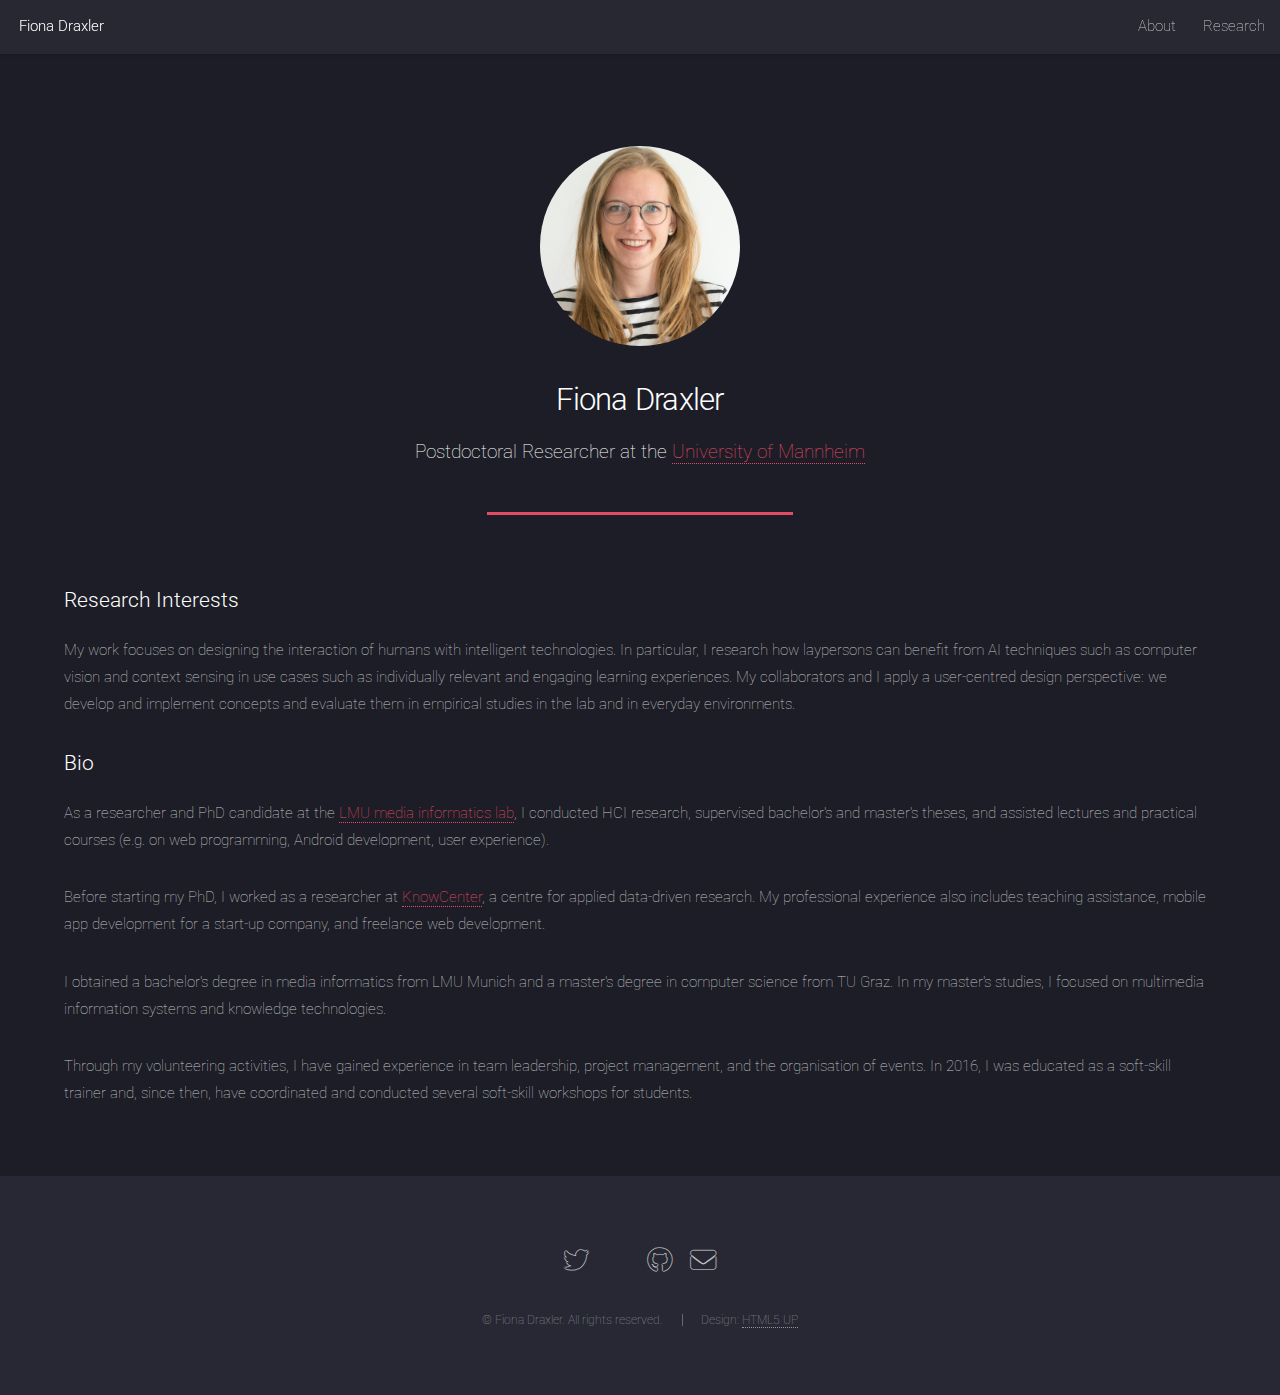
<file: index.html>
<!DOCTYPE HTML>
<!--
	Landed by HTML5 UP
	html5up.net | @ajlkn
	Free for personal and commercial use under the CCA 3.0 license (html5up.net/license)
-->
<html>
	<head>
		<title>About - Fiona Draxler</title>
		<meta charset="utf-8" />
		<meta name="viewport" content="width=device-width, initial-scale=1, user-scalable=no" />
		<link rel="stylesheet" href="assets/css/main.css" />
		<link rel="stylesheet" href="assets/css/fiona.css" />
		<noscript><link rel="stylesheet" href="assets/css/noscript.css" /></noscript>
	</head>
	<body class="is-preload">
		<div id="page-wrapper">

			<!-- Header -->
				<header id="header">
					<h1 id="logo"><a href="#">Fiona Draxler</a></h1>
					<nav id="nav">
						<ul>
							<li><a href="index.html">About</a></li>
							<li><a href="research.html">Research</a></li>
						</ul>
					</nav>
				</header>

			<!-- Main -->
				<div id="main" class="wrapper style1">
					<div class="container">
						<header class="major">
							<p class="center-box"><div><img class="profile-image" src="images/fiona_draxler_portrait.jpg" alt="portrait of Fiona Draxler" width="200px" height="200px" /></div></p>
							<h2>Fiona Draxler</h2>
							<p>Postdoctoral Researcher at the <a href="https://www.sowi.uni-mannheim.de/keusch/" target="_blank">University of Mannheim</a></p>
						</header>

						<!-- Content -->
							<section id="content">
								
								<h3>Research Interests</h3>
								<p>My work focuses on designing the interaction of humans with intelligent technologies. In particular, I research how laypersons can benefit from AI techniques such as computer vision and context sensing in use cases such as individually relevant and engaging learning experiences. My collaborators and I apply a user-centred design perspective: we develop and implement concepts and evaluate them in empirical studies in the lab and in everyday environments.</p>
								
								<h3>Bio</h3>
								<p>As a researcher and PhD candidate at the <a href="https://www.um.informatik.uni-muenchen.de" target="_blank">LMU media informatics lab</a>, I conducted HCI research, supervised bachelor's and master's theses, and assisted lectures and practical courses (e.g. on web programming, Android development, user experience).</p>
								<p>Before starting my PhD, I worked as a researcher at <a href="https://www.know-center.tugraz.at/" target="_blank">KnowCenter</a>, a centre for applied data-driven research. My professional experience also includes teaching assistance, mobile app development for a start-up company, and freelance web development.</p>
								<p>I obtained a bachelor's degree in media informatics from LMU Munich and a master's degree in computer science from TU Graz. In my master's studies, I focused on multimedia information systems and knowledge technologies.</p>
								<p>Through my volunteering activities, I have gained experience in team leadership, project management, and the organisation of events. In 2016, I was educated as a soft-skill trainer and, since then, have coordinated and conducted several soft-skill workshops for students.</p>

								<!-- Community involvement -->
							</section>

					</div>
				</div>

			<!-- Footer -->
				<footer id="footer">
					<ul class="icons">
						<li><a href="https://twitter.com/fionadraxler" class="icon brands alt fa-twitter"><span class="label">Twitter</span></a></li>
						<li><a href="https://scholar.google.com/citations?user=LvGdL8cAAAAJ&hl=en" class="icon brands alt"><i class="icon alt fas fa-graduation-cap"><span class="label">Google Scholar</span></i></a></li>
						<li><a href="https://github.com/fionade" class="icon brands alt fa-github"><span class="label">GitHub</span></a></li>
						<li><a href="mailto:fiona.draxler@ifi.lmu.de" class="icon solid alt fa-envelope"><span class="label">Email</span></a></li>
					</ul>
					<ul class="copyright">
						<li>&copy; Fiona Draxler. All rights reserved.</li><li>Design: <a href="http://html5up.net">HTML5 UP</a></li>
					</ul>
				</footer>

		</div>

		<!-- Scripts -->
			<script src="assets/js/jquery.min.js"></script>
			<script src="assets/js/jquery.scrolly.min.js"></script>
			<script src="assets/js/jquery.dropotron.min.js"></script>
			<script src="assets/js/jquery.scrollex.min.js"></script>
			<script src="assets/js/browser.min.js"></script>
			<script src="assets/js/breakpoints.min.js"></script>
			<script src="assets/js/util.js"></script>
			<script src="assets/js/main.js"></script>

	</body>
</html>
</file>
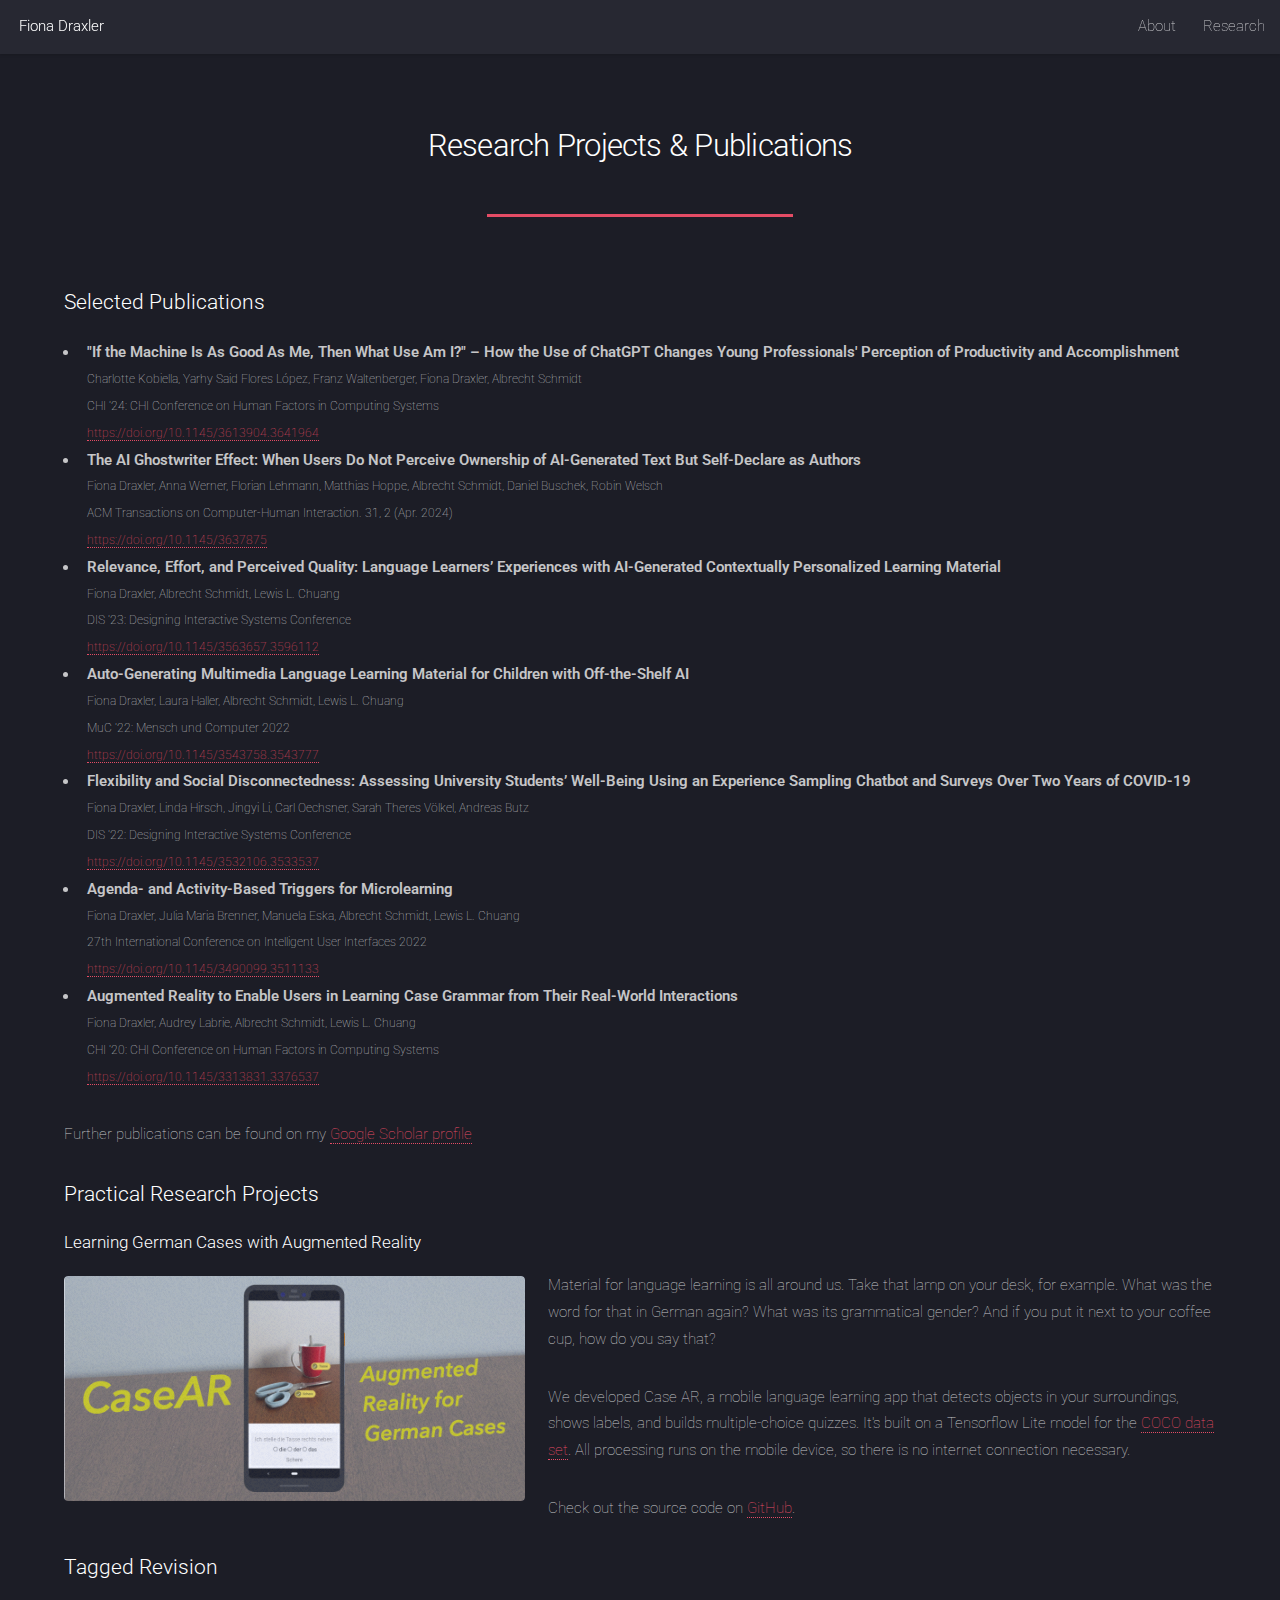
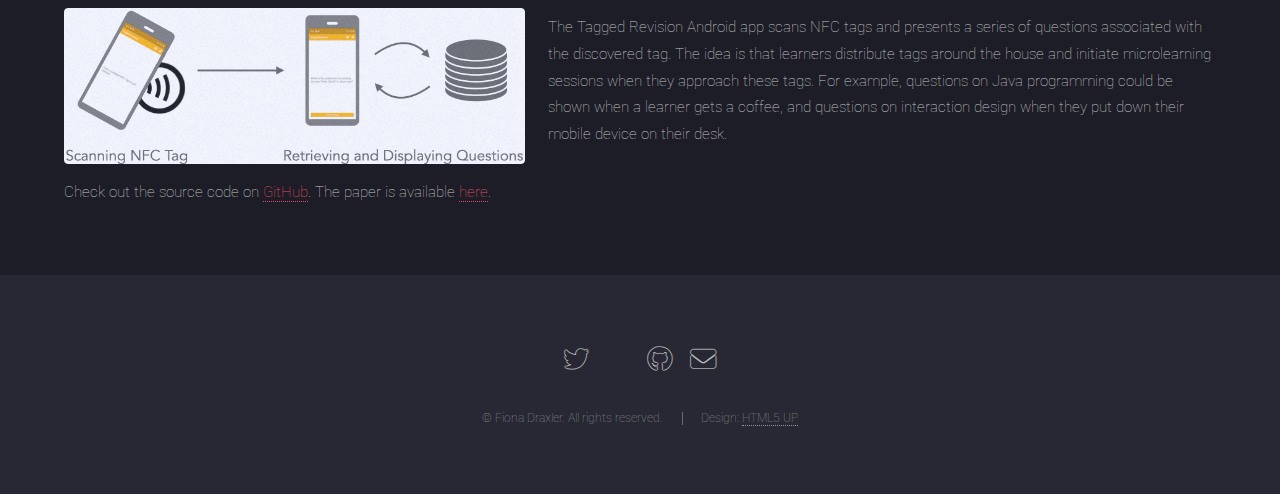
<file: research.html>
<!DOCTYPE HTML>
<!--
	Landed by HTML5 UP
	html5up.net | @ajlkn
	Free for personal and commercial use under the CCA 3.0 license (html5up.net/license)
-->
<html>
	<head>
		<title>About - Fiona Draxler</title>
		<meta charset="utf-8" />
		<meta name="viewport" content="width=device-width, initial-scale=1, user-scalable=no" />
		<link rel="stylesheet" href="assets/css/main.css" />
		<link rel="stylesheet" href="assets/css/fiona.css" />
		<noscript><link rel="stylesheet" href="assets/css/noscript.css" /></noscript>
	</head>
	<body class="is-preload">
		<div id="page-wrapper">

			<!-- Header -->
				<header id="header">
					<h1 id="logo"><a href="index.html">Fiona Draxler</a></h1>
					<nav id="nav">
						<ul>
							<li><a href="index.html">About</a></li>
							<li><a href="research.html">Research</a></li>
						</ul>
					</nav>
				</header>

			<!-- Main -->
				<div id="main" class="wrapper style1">
					<div class="container">
						<header class="major">
							<h2>Research Projects & Publications</h2>
							<!--<p></p>-->
						</header>

						<!-- Content -->
							<section id="content">
								<h3>Selected Publications</h3>
								<ul>
									<li>
										<div class="paper-title">"If the Machine Is As Good As Me, Then What Use Am I?" – How the Use of ChatGPT Changes Young Professionals' Perception of Productivity and Accomplishment</div>
										<div class="paper-authors">Charlotte Kobiella, Yarhy Said Flores López, Franz Waltenberger, Fiona Draxler, Albrecht Schmidt</div>
										<div class="paper-venue">CHI '24: CHI Conference on Human Factors in Computing Systems</div>
										<div class="paper-doi"><a href="https://doi.org/10.1145/3613904.3641964" target="_blank">https://doi.org/10.1145/3613904.3641964</a></div>
									</li>
									<li>
										<div class="paper-title">The AI Ghostwriter Effect: When Users Do Not Perceive Ownership of AI-Generated Text But Self-Declare as Authors</div>
										<div class="paper-authors">Fiona Draxler, Anna Werner, Florian Lehmann, Matthias Hoppe, Albrecht Schmidt, Daniel Buschek, Robin Welsch</div>
										<div class="paper-venue">ACM Transactions on Computer-Human Interaction. 31, 2 (Apr. 2024)</div>
										<div class="paper-doi"><a href="https://doi.org/10.1145/3637875" target="_blank">https://doi.org/10.1145/3637875</a></div>
									</li>
									<li>
										<div class="paper-title">Relevance, Effort, and Perceived Quality: Language Learners’ Experiences with AI-Generated Contextually Personalized Learning Material</div>
										<div class="paper-authors">Fiona Draxler, Albrecht Schmidt, Lewis L. Chuang</div>
										<div class="paper-venue">DIS '23: Designing Interactive Systems Conference</div>
										<div class="paper-doi"><a href="https://doi.org/10.1145/3563657.3596112" target="_blank">https://doi.org/10.1145/3563657.3596112</a></div>
									</li>
									<li>
										<div class="paper-title">Auto-Generating Multimedia Language Learning Material for Children with Off-the-Shelf AI</div>
										<div class="paper-authors">Fiona Draxler, Laura Haller, Albrecht Schmidt, Lewis L. Chuang</div>
										<div class="paper-venue">MuC '22: Mensch und Computer 2022</div>
										<div class="paper-doi"><a href="https://doi.org/10.1145/3543758.3543777" target="_blank">https://doi.org/10.1145/3543758.3543777</a></div>
									</li>
									<li>
										<div class="paper-title">Flexibility and Social Disconnectedness: Assessing University Students’ Well-Being Using an Experience Sampling Chatbot and Surveys Over Two Years of COVID-19</div>
										<div class="paper-authors">Fiona Draxler, Linda Hirsch, Jingyi Li, Carl Oechsner, Sarah Theres Völkel, Andreas Butz</div>
										<div class="paper-venue">DIS '22: Designing Interactive Systems Conference</div>
										<div class="paper-doi"><a href="https://doi.org/10.1145/3532106.3533537" target="_blank">https://doi.org/10.1145/3532106.3533537</a></div>
									</li>
									<li>
										<div class="paper-title">Agenda- and Activity-Based Triggers for Microlearning</div>
										<div class="paper-authors">Fiona Draxler, Julia Maria Brenner, Manuela Eska, Albrecht Schmidt, Lewis L. Chuang</div>
										<div class="paper-venue">27th International Conference on Intelligent User Interfaces 2022</div>
										<div class="paper-doi"><a href="https://doi.org/10.1145/3490099.3511133" target="_blank">https://doi.org/10.1145/3490099.3511133</a></div>
									</li>
									<li>
										<div class="paper-title">Augmented Reality to Enable Users in Learning Case Grammar from Their Real-World Interactions</div>
										<div class="paper-authors">Fiona Draxler, Audrey Labrie, Albrecht Schmidt, Lewis L. Chuang</div>
										<div class="paper-venue">CHI '20: CHI Conference on Human Factors in Computing Systems</div>
										<div class="paper-doi"><a href="https://doi.org/10.1145/3313831.3376537" target="_blank">https://doi.org/10.1145/3313831.3376537</a></div>
									</li>
								</ul>
								<p>Further publications can be found on my <a href="https://scholar.google.de/citations?user=LvGdL8cAAAAJ" target="_blank">Google Scholar profile</a></p>

								<h3>Practical Research Projects</h3>
								<h4>Learning German Cases with Augmented Reality</h4>
								<p>
									<span class="image left"><img src="images/case_ar_feature.jpeg" alt="feature graphic of the Case AR Android app" /></span>
									Material for language learning is all around us. Take that lamp on your desk, for example. What was the word for that in German again? What was its grammatical gender? And if you put it next to your coffee cup, how do you say that?
								</p>
								<p>
									We developed Case AR, a mobile language learning app that detects objects in your surroundings, shows labels, and builds multiple-choice quizzes. It's built on a Tensorflow Lite model for the <a href="https://cocodataset.org/">COCO data set</a>. All processing runs on the mobile device, so there is no internet connection necessary.
								</p>
								<p>Check out the source code on <a href="https://github.com/fionade/case-ar">GitHub</a>.</p> <!-- publication on related project -->
								
								<h3>Tagged Revision</h3>
								<p>
									<span class="image left"><img src="images/tagged_revision.jpeg" alt="Workflow of the Tagged Revision app: scanning NFC tags and displaying associated questions" /></span>
								</p>
								<p>
									The Tagged Revision Android app scans NFC tags and presents a series of questions associated with the discovered tag. The idea is that learners distribute tags around the house and initiate microlearning sessions when they approach these tags. For example, questions on Java programming could be shown when a learner gets a coffee, and questions on interaction design when they put down their mobile device on their desk.
								</p>
								<p>Check out the source code on <a href="https://github.com/fionade/tagged-revision">GitHub</a>. The paper is available <a href="https://doi.org/10.1007/978-3-030-98388-8_42" target="_blank">here</a>.

							</section>

					</div>
				</div>

			<!-- Footer -->
			<footer id="footer">
				<ul class="icons">
					<li><a href="https://twitter.com/fionadraxler" class="icon brands alt fa-twitter"><span class="label">Twitter</span></a></li>
					<li><a href="https://scholar.google.com/citations?user=LvGdL8cAAAAJ&hl=en" class="icon brands alt"><i class="icon alt fas fa-graduation-cap"><span class="label">Google Scholar</span></i></a></li>
					<li><a href="https://github.com/fionade" class="icon brands alt fa-github"><span class="label">GitHub</span></a></li>
					<li><a href="mailto:fiona.draxler@ifi.lmu.de" class="icon solid alt fa-envelope"><span class="label">Email</span></a></li>
				</ul>
				<ul class="copyright">
					<li>&copy; Fiona Draxler. All rights reserved.</li><li>Design: <a href="http://html5up.net">HTML5 UP</a></li>
				</ul>
			</footer>

		</div>

		<!-- Scripts -->
			<script src="assets/js/jquery.min.js"></script>
			<script src="assets/js/jquery.scrolly.min.js"></script>
			<script src="assets/js/jquery.dropotron.min.js"></script>
			<script src="assets/js/jquery.scrollex.min.js"></script>
			<script src="assets/js/browser.min.js"></script>
			<script src="assets/js/breakpoints.min.js"></script>
			<script src="assets/js/util.js"></script>
			<script src="assets/js/main.js"></script>

	</body>
</html>
</file>
<file: assets/css/fiona.css>
.profile-image {
    border-radius: 100%;
}

.center-box {
    text-align: center;
}

.paper-title {
    font-weight: 600;
    font-size: 100%;
}

.paper-authors {
    font-size: 80%;
}

.paper-venue, .paper-doi {
    font-size: 80%;
}
</file>
<file: assets/css/noscript.css>
/*
	Landed by HTML5 UP
	html5up.net | @ajlkn
	Free for personal and commercial use under the CCA 3.0 license (html5up.net/license)
*/

/* Loader */

	body.landing.is-preload:before {
		display: none;
	}

	body.landing.is-preload:after {
		display: none;
	}
</file>
<file: assets/css/main.css>
@import url("fontawesome-all.min.css");
@import url("https://fonts.googleapis.com/css?family=Roboto:100,300,100italic,300italic");

/*
	Landed by HTML5 UP
	html5up.net | @ajlkn
	Free for personal and commercial use under the CCA 3.0 license (html5up.net/license)
*/

html, body, div, span, applet, object,
iframe, h1, h2, h3, h4, h5, h6, p, blockquote,
pre, a, abbr, acronym, address, big, cite,
code, del, dfn, em, img, ins, kbd, q, s, samp,
small, strike, strong, sub, sup, tt, var, b,
u, i, center, dl, dt, dd, ol, ul, li, fieldset,
form, label, legend, table, caption, tbody,
tfoot, thead, tr, th, td, article, aside,
canvas, details, embed, figure, figcaption,
footer, header, hgroup, menu, nav, output, ruby,
section, summary, time, mark, audio, video {
	margin: 0;
	padding: 0;
	border: 0;
	font-size: 100%;
	font: inherit;
	vertical-align: baseline;}

article, aside, details, figcaption, figure,
footer, header, hgroup, menu, nav, section {
	display: block;}

body {
	line-height: 1;
}

ol, ul {
	list-style: none;
}

blockquote, q {
	quotes: none;
}

	blockquote:before, blockquote:after, q:before, q:after {
		content: '';
		content: none;
	}

table {
	border-collapse: collapse;
	border-spacing: 0;
}

body {
	-webkit-text-size-adjust: none;
}

mark {
	background-color: transparent;
	color: inherit;
}

input::-moz-focus-inner {
	border: 0;
	padding: 0;
}

input, select, textarea {
	-moz-appearance: none;
	-webkit-appearance: none;
	-ms-appearance: none;
	appearance: none;
}

/* Basic */

	html {
		box-sizing: border-box;
	}

	*, *:before, *:after {
		box-sizing: inherit;
	}

	html, body {
		background: #1c1d26;
	}

	body.is-preload *, body.is-preload *:before, body.is-preload *:after {
		-moz-animation: none !important;
		-webkit-animation: none !important;
		-ms-animation: none !important;
		animation: none !important;
		-moz-transition: none !important;
		-webkit-transition: none !important;
		-ms-transition: none !important;
		transition: none !important;
	}

	body, input, select, textarea {
		color: rgba(255, 255, 255, 0.75);
		font-family: "Roboto", Helvetica, sans-serif;
		font-size: 15pt;
		font-weight: 100;
		line-height: 1.75em;
	}

	a {
		-moz-transition: border-color 0.2s ease-in-out, color 0.2s ease-in-out;
		-webkit-transition: border-color 0.2s ease-in-out, color 0.2s ease-in-out;
		-ms-transition: border-color 0.2s ease-in-out, color 0.2s ease-in-out;
		transition: border-color 0.2s ease-in-out, color 0.2s ease-in-out;
		border-bottom: dotted 1px;
		color: #e44c65;
		text-decoration: none;
	}

		a:hover {
			color: #e44c65 !important;
			border-bottom-color: transparent;
		}

	strong, b {
		color: #ffffff;
		font-weight: 300;
	}

	em, i {
		font-style: italic;
	}

	p {
		margin: 0 0 2em 0;
	}

	h1, h2, h3, h4, h5, h6 {
		color: #ffffff;
		font-weight: 300;
		line-height: 1em;
		margin: 0 0 1em 0;
	}

		h1 a, h2 a, h3 a, h4 a, h5 a, h6 a {
			color: inherit;
			border: 0;
		}

	h2 {
		font-size: 2em;
		line-height: 1.5em;
		letter-spacing: -0.025em;
	}

	h3 {
		font-size: 1.35em;
		line-height: 1.5em;
	}

	h4 {
		font-size: 1.1em;
		line-height: 1.5em;
	}

	h5 {
		font-size: 0.9em;
		line-height: 1.5em;
	}

	h6 {
		font-size: 0.7em;
		line-height: 1.5em;
	}

	sub {
		font-size: 0.8em;
		position: relative;
		top: 0.5em;
	}

	sup {
		font-size: 0.8em;
		position: relative;
		top: -0.5em;
	}

	hr {
		border: 0;
		border-bottom: solid 1px rgba(255, 255, 255, 0.3);
		margin: 3em 0;
	}

		hr.major {
			margin: 4em 0;
		}

	blockquote {
		border-left: solid 4px rgba(255, 255, 255, 0.3);
		font-style: italic;
		margin: 0 0 2em 0;
		padding: 0.5em 0 0.5em 2em;
	}

	code {
		background: rgba(255, 255, 255, 0.075);
		border-radius: 4px;
		font-family: "Courier New", monospace;
		font-size: 0.9em;
		margin: 0 0.25em;
		padding: 0.25em 0.65em;
	}

	pre {
		-webkit-overflow-scrolling: touch;
		font-family: "Courier New", monospace;
		font-size: 0.9em;
		margin: 0 0 2em 0;
	}

		pre code {
			display: block;
			line-height: 1.75em;
			padding: 1em 1.5em;
			overflow-x: auto;
		}

	.align-left {
		text-align: left;
	}

	.align-center {
		text-align: center;
	}

	.align-right {
		text-align: right;
	}

/* Loader */

	@-moz-keyframes spinner-show {
		0% {
			opacity: 0;
		}

		100% {
			opacity: 1;
		}
	}

	@-webkit-keyframes spinner-show {
		0% {
			opacity: 0;
		}

		100% {
			opacity: 1;
		}
	}

	@-ms-keyframes spinner-show {
		0% {
			opacity: 0;
		}

		100% {
			opacity: 1;
		}
	}

	@keyframes spinner-show {
		0% {
			opacity: 0;
		}

		100% {
			opacity: 1;
		}
	}

	@-moz-keyframes spinner-hide {
		0% {
			color: rgba(255, 255, 255, 0.15);
			z-index: 100001;
			-moz-transform: scale(1) rotate(0deg);
			-webkit-transform: scale(1) rotate(0deg);
			-ms-transform: scale(1) rotate(0deg);
			transform: scale(1) rotate(0deg);
		}

		99% {
			color: #1c1d26;
			z-index: 100001;
			-moz-transform: scale(0.5) rotate(360deg);
			-webkit-transform: scale(0.5) rotate(360deg);
			-ms-transform: scale(0.5) rotate(360deg);
			transform: scale(0.5) rotate(360deg);
		}

		100% {
			color: #1c1d26;
			z-index: -1;
			-moz-transform: scale(0.5) rotate(360deg);
			-webkit-transform: scale(0.5) rotate(360deg);
			-ms-transform: scale(0.5) rotate(360deg);
			transform: scale(0.5) rotate(360deg);
		}
	}

	@-webkit-keyframes spinner-hide {
		0% {
			color: rgba(255, 255, 255, 0.15);
			z-index: 100001;
			-moz-transform: scale(1) rotate(0deg);
			-webkit-transform: scale(1) rotate(0deg);
			-ms-transform: scale(1) rotate(0deg);
			transform: scale(1) rotate(0deg);
		}

		99% {
			color: #1c1d26;
			z-index: 100001;
			-moz-transform: scale(0.5) rotate(360deg);
			-webkit-transform: scale(0.5) rotate(360deg);
			-ms-transform: scale(0.5) rotate(360deg);
			transform: scale(0.5) rotate(360deg);
		}

		100% {
			color: #1c1d26;
			z-index: -1;
			-moz-transform: scale(0.5) rotate(360deg);
			-webkit-transform: scale(0.5) rotate(360deg);
			-ms-transform: scale(0.5) rotate(360deg);
			transform: scale(0.5) rotate(360deg);
		}
	}

	@-ms-keyframes spinner-hide {
		0% {
			color: rgba(255, 255, 255, 0.15);
			z-index: 100001;
			-moz-transform: scale(1) rotate(0deg);
			-webkit-transform: scale(1) rotate(0deg);
			-ms-transform: scale(1) rotate(0deg);
			transform: scale(1) rotate(0deg);
		}

		99% {
			color: #1c1d26;
			z-index: 100001;
			-moz-transform: scale(0.5) rotate(360deg);
			-webkit-transform: scale(0.5) rotate(360deg);
			-ms-transform: scale(0.5) rotate(360deg);
			transform: scale(0.5) rotate(360deg);
		}

		100% {
			color: #1c1d26;
			z-index: -1;
			-moz-transform: scale(0.5) rotate(360deg);
			-webkit-transform: scale(0.5) rotate(360deg);
			-ms-transform: scale(0.5) rotate(360deg);
			transform: scale(0.5) rotate(360deg);
		}
	}

	@keyframes spinner-hide {
		0% {
			color: rgba(255, 255, 255, 0.15);
			z-index: 100001;
			-moz-transform: scale(1) rotate(0deg);
			-webkit-transform: scale(1) rotate(0deg);
			-ms-transform: scale(1) rotate(0deg);
			transform: scale(1) rotate(0deg);
		}

		99% {
			color: #1c1d26;
			z-index: 100001;
			-moz-transform: scale(0.5) rotate(360deg);
			-webkit-transform: scale(0.5) rotate(360deg);
			-ms-transform: scale(0.5) rotate(360deg);
			transform: scale(0.5) rotate(360deg);
		}

		100% {
			color: #1c1d26;
			z-index: -1;
			-moz-transform: scale(0.5) rotate(360deg);
			-webkit-transform: scale(0.5) rotate(360deg);
			-ms-transform: scale(0.5) rotate(360deg);
			transform: scale(0.5) rotate(360deg);
		}
	}

	@-moz-keyframes spinner-rotate {
		0% {
			-moz-transform: scale(1) rotate(0deg);
			-webkit-transform: scale(1) rotate(0deg);
			-ms-transform: scale(1) rotate(0deg);
			transform: scale(1) rotate(0deg);
		}

		100% {
			-moz-transform: scale(1) rotate(360deg);
			-webkit-transform: scale(1) rotate(360deg);
			-ms-transform: scale(1) rotate(360deg);
			transform: scale(1) rotate(360deg);
		}
	}

	@-webkit-keyframes spinner-rotate {
		0% {
			-moz-transform: scale(1) rotate(0deg);
			-webkit-transform: scale(1) rotate(0deg);
			-ms-transform: scale(1) rotate(0deg);
			transform: scale(1) rotate(0deg);
		}

		100% {
			-moz-transform: scale(1) rotate(360deg);
			-webkit-transform: scale(1) rotate(360deg);
			-ms-transform: scale(1) rotate(360deg);
			transform: scale(1) rotate(360deg);
		}
	}

	@-ms-keyframes spinner-rotate {
		0% {
			-moz-transform: scale(1) rotate(0deg);
			-webkit-transform: scale(1) rotate(0deg);
			-ms-transform: scale(1) rotate(0deg);
			transform: scale(1) rotate(0deg);
		}

		100% {
			-moz-transform: scale(1) rotate(360deg);
			-webkit-transform: scale(1) rotate(360deg);
			-ms-transform: scale(1) rotate(360deg);
			transform: scale(1) rotate(360deg);
		}
	}

	@keyframes spinner-rotate {
		0% {
			-moz-transform: scale(1) rotate(0deg);
			-webkit-transform: scale(1) rotate(0deg);
			-ms-transform: scale(1) rotate(0deg);
			transform: scale(1) rotate(0deg);
		}

		100% {
			-moz-transform: scale(1) rotate(360deg);
			-webkit-transform: scale(1) rotate(360deg);
			-ms-transform: scale(1) rotate(360deg);
			transform: scale(1) rotate(360deg);
		}
	}

	@-moz-keyframes overlay-hide {
		0% {
			opacity: 1;
			z-index: 100000;
		}

		15% {
			opacity: 1;
			z-index: 100000;
		}

		99% {
			opacity: 0;
			z-index: 100000;
		}

		100% {
			opacity: 0;
			z-index: -1;
		}
	}

	@-webkit-keyframes overlay-hide {
		0% {
			opacity: 1;
			z-index: 100000;
		}

		15% {
			opacity: 1;
			z-index: 100000;
		}

		99% {
			opacity: 0;
			z-index: 100000;
		}

		100% {
			opacity: 0;
			z-index: -1;
		}
	}

	@-ms-keyframes overlay-hide {
		0% {
			opacity: 1;
			z-index: 100000;
		}

		15% {
			opacity: 1;
			z-index: 100000;
		}

		99% {
			opacity: 0;
			z-index: 100000;
		}

		100% {
			opacity: 0;
			z-index: -1;
		}
	}

	@keyframes overlay-hide {
		0% {
			opacity: 1;
			z-index: 100000;
		}

		15% {
			opacity: 1;
			z-index: 100000;
		}

		99% {
			opacity: 0;
			z-index: 100000;
		}

		100% {
			opacity: 0;
			z-index: -1;
		}
	}

	body.landing {
		text-decoration: none;
	}

		body.landing:before {
			-moz-osx-font-smoothing: grayscale;
			-webkit-font-smoothing: antialiased;
			display: inline-block;
			font-style: normal;
			font-variant: normal;
			text-rendering: auto;
			line-height: 1;
			text-transform: none !important;
			font-family: 'Font Awesome 5 Free';
			font-weight: 900;
		}

		body.landing:before {
			-moz-animation: spinner-show 1.5s 1 0.25s ease forwards, spinner-hide 0.25s ease-in-out forwards !important;
			-webkit-animation: spinner-show 1.5s 1 0.25s ease forwards, spinner-hide 0.25s ease-in-out forwards !important;
			-ms-animation: spinner-show 1.5s 1 0.25s ease forwards, spinner-hide 0.25s ease-in-out forwards !important;
			animation: spinner-show 1.5s 1 0.25s ease forwards, spinner-hide 0.25s ease-in-out forwards !important;
			-moz-transform-origin: 50% 50%;
			-webkit-transform-origin: 50% 50%;
			-ms-transform-origin: 50% 50%;
			transform-origin: 50% 50%;
			color: rgba(255, 255, 255, 0.15);
			content: '\f1ce';
			cursor: default;
			display: block;
			font-size: 2em;
			height: 2em;
			left: 50%;
			line-height: 2em;
			margin: -1em 0 0 -1em;
			opacity: 0;
			position: fixed;
			text-align: center;
			top: 50%;
			width: 2em;
			z-index: -1;
		}

		body.landing:after {
			-moz-animation: overlay-hide 1.5s ease-in forwards !important;
			-webkit-animation: overlay-hide 1.5s ease-in forwards !important;
			-ms-animation: overlay-hide 1.5s ease-in forwards !important;
			animation: overlay-hide 1.5s ease-in forwards !important;
			background: #1c1d26;
			content: '';
			display: block;
			height: 100%;
			left: 0;
			opacity: 0;
			position: fixed;
			top: 0;
			width: 100%;
			z-index: -1;
		}

		body.landing.is-preload:before {
			-moz-animation: spinner-show 1.5s 1 0.25s ease forwards, spinner-rotate 0.75s infinite linear !important;
			-webkit-animation: spinner-show 1.5s 1 0.25s ease forwards, spinner-rotate 0.75s infinite linear !important;
			-ms-animation: spinner-show 1.5s 1 0.25s ease forwards, spinner-rotate 0.75s infinite linear !important;
			animation: spinner-show 1.5s 1 0.25s ease forwards, spinner-rotate 0.75s infinite linear !important;
			z-index: 100001;
		}

		body.landing.is-preload:after {
			-moz-animation: none !important;
			-webkit-animation: none !important;
			-ms-animation: none !important;
			animation: none !important;
			opacity: 1;
			z-index: 100000;
		}

	@media (-webkit-min-device-pixel-ratio: 2) {

		body.landing:before {
			line-height: 2.025em;
		}

	}

/* Container */

	.container {
		margin: 0 auto;
		max-width: calc(100% - 4em);
		width: 70em;
	}

		.container.xsmall {
			width: 17.5em;
		}

		.container.small {
			width: 35em;
		}

		.container.medium {
			width: 52.5em;
		}

		.container.large {
			width: 87.5em;
		}

		.container.xlarge {
			width: 105em;
		}

		.container.max {
			width: 100%;
		}

		@media screen and (max-width: 1280px) {

			.container {
				width: 90%;
				max-width: 100%;
			}

		}

		@media screen and (max-width: 980px) {

			.container {
				width: 100% !important;
			}

		}

/* Row */

	.row {
		display: flex;
		flex-wrap: wrap;
		box-sizing: border-box;
		align-items: stretch;
	}

		.row > * {
			box-sizing: border-box;
		}

		.row.gtr-uniform > * > :last-child {
			margin-bottom: 0;
		}

		.row.aln-left {
			justify-content: flex-start;
		}

		.row.aln-center {
			justify-content: center;
		}

		.row.aln-right {
			justify-content: flex-end;
		}

		.row.aln-top {
			align-items: flex-start;
		}

		.row.aln-middle {
			align-items: center;
		}

		.row.aln-bottom {
			align-items: flex-end;
		}

		.row > .imp {
			order: -1;
		}

		.row > .col-1 {
			width: 8.33333%;
		}

		.row > .off-1 {
			margin-left: 8.33333%;
		}

		.row > .col-2 {
			width: 16.66667%;
		}

		.row > .off-2 {
			margin-left: 16.66667%;
		}

		.row > .col-3 {
			width: 25%;
		}

		.row > .off-3 {
			margin-left: 25%;
		}

		.row > .col-4 {
			width: 33.33333%;
		}

		.row > .off-4 {
			margin-left: 33.33333%;
		}

		.row > .col-5 {
			width: 41.66667%;
		}

		.row > .off-5 {
			margin-left: 41.66667%;
		}

		.row > .col-6 {
			width: 50%;
		}

		.row > .off-6 {
			margin-left: 50%;
		}

		.row > .col-7 {
			width: 58.33333%;
		}

		.row > .off-7 {
			margin-left: 58.33333%;
		}

		.row > .col-8 {
			width: 66.66667%;
		}

		.row > .off-8 {
			margin-left: 66.66667%;
		}

		.row > .col-9 {
			width: 75%;
		}

		.row > .off-9 {
			margin-left: 75%;
		}

		.row > .col-10 {
			width: 83.33333%;
		}

		.row > .off-10 {
			margin-left: 83.33333%;
		}

		.row > .col-11 {
			width: 91.66667%;
		}

		.row > .off-11 {
			margin-left: 91.66667%;
		}

		.row > .col-12 {
			width: 100%;
		}

		.row > .off-12 {
			margin-left: 100%;
		}

		.row.gtr-0 {
			margin-top: 0;
			margin-left: 0em;
		}

			.row.gtr-0 > * {
				padding: 0 0 0 0em;
			}

			.row.gtr-0.gtr-uniform {
				margin-top: 0em;
			}

				.row.gtr-0.gtr-uniform > * {
					padding-top: 0em;
				}

		.row.gtr-25 {
			margin-top: 0;
			margin-left: -0.625em;
		}

			.row.gtr-25 > * {
				padding: 0 0 0 0.625em;
			}

			.row.gtr-25.gtr-uniform {
				margin-top: -0.625em;
			}

				.row.gtr-25.gtr-uniform > * {
					padding-top: 0.625em;
				}

		.row.gtr-50 {
			margin-top: 0;
			margin-left: -1.25em;
		}

			.row.gtr-50 > * {
				padding: 0 0 0 1.25em;
			}

			.row.gtr-50.gtr-uniform {
				margin-top: -1.25em;
			}

				.row.gtr-50.gtr-uniform > * {
					padding-top: 1.25em;
				}

		.row {
			margin-top: 0;
			margin-left: -2.5em;
		}

			.row > * {
				padding: 0 0 0 2.5em;
			}

			.row.gtr-uniform {
				margin-top: -2.5em;
			}

				.row.gtr-uniform > * {
					padding-top: 2.5em;
				}

		.row.gtr-150 {
			margin-top: 0;
			margin-left: -3.75em;
		}

			.row.gtr-150 > * {
				padding: 0 0 0 3.75em;
			}

			.row.gtr-150.gtr-uniform {
				margin-top: -3.75em;
			}

				.row.gtr-150.gtr-uniform > * {
					padding-top: 3.75em;
				}

		.row.gtr-200 {
			margin-top: 0;
			margin-left: -5em;
		}

			.row.gtr-200 > * {
				padding: 0 0 0 5em;
			}

			.row.gtr-200.gtr-uniform {
				margin-top: -5em;
			}

				.row.gtr-200.gtr-uniform > * {
					padding-top: 5em;
				}

		@media screen and (max-width: 1680px) {

			.row {
				display: flex;
				flex-wrap: wrap;
				box-sizing: border-box;
				align-items: stretch;
			}

				.row > * {
					box-sizing: border-box;
				}

				.row.gtr-uniform > * > :last-child {
					margin-bottom: 0;
				}

				.row.aln-left {
					justify-content: flex-start;
				}

				.row.aln-center {
					justify-content: center;
				}

				.row.aln-right {
					justify-content: flex-end;
				}

				.row.aln-top {
					align-items: flex-start;
				}

				.row.aln-middle {
					align-items: center;
				}

				.row.aln-bottom {
					align-items: flex-end;
				}

				.row > .imp-xlarge {
					order: -1;
				}

				.row > .col-1-xlarge {
					width: 8.33333%;
				}

				.row > .off-1-xlarge {
					margin-left: 8.33333%;
				}

				.row > .col-2-xlarge {
					width: 16.66667%;
				}

				.row > .off-2-xlarge {
					margin-left: 16.66667%;
				}

				.row > .col-3-xlarge {
					width: 25%;
				}

				.row > .off-3-xlarge {
					margin-left: 25%;
				}

				.row > .col-4-xlarge {
					width: 33.33333%;
				}

				.row > .off-4-xlarge {
					margin-left: 33.33333%;
				}

				.row > .col-5-xlarge {
					width: 41.66667%;
				}

				.row > .off-5-xlarge {
					margin-left: 41.66667%;
				}

				.row > .col-6-xlarge {
					width: 50%;
				}

				.row > .off-6-xlarge {
					margin-left: 50%;
				}

				.row > .col-7-xlarge {
					width: 58.33333%;
				}

				.row > .off-7-xlarge {
					margin-left: 58.33333%;
				}

				.row > .col-8-xlarge {
					width: 66.66667%;
				}

				.row > .off-8-xlarge {
					margin-left: 66.66667%;
				}

				.row > .col-9-xlarge {
					width: 75%;
				}

				.row > .off-9-xlarge {
					margin-left: 75%;
				}

				.row > .col-10-xlarge {
					width: 83.33333%;
				}

				.row > .off-10-xlarge {
					margin-left: 83.33333%;
				}

				.row > .col-11-xlarge {
					width: 91.66667%;
				}

				.row > .off-11-xlarge {
					margin-left: 91.66667%;
				}

				.row > .col-12-xlarge {
					width: 100%;
				}

				.row > .off-12-xlarge {
					margin-left: 100%;
				}

				.row.gtr-0 {
					margin-top: 0;
					margin-left: 0em;
				}

					.row.gtr-0 > * {
						padding: 0 0 0 0em;
					}

					.row.gtr-0.gtr-uniform {
						margin-top: 0em;
					}

						.row.gtr-0.gtr-uniform > * {
							padding-top: 0em;
						}

				.row.gtr-25 {
					margin-top: 0;
					margin-left: -0.625em;
				}

					.row.gtr-25 > * {
						padding: 0 0 0 0.625em;
					}

					.row.gtr-25.gtr-uniform {
						margin-top: -0.625em;
					}

						.row.gtr-25.gtr-uniform > * {
							padding-top: 0.625em;
						}

				.row.gtr-50 {
					margin-top: 0;
					margin-left: -1.25em;
				}

					.row.gtr-50 > * {
						padding: 0 0 0 1.25em;
					}

					.row.gtr-50.gtr-uniform {
						margin-top: -1.25em;
					}

						.row.gtr-50.gtr-uniform > * {
							padding-top: 1.25em;
						}

				.row {
					margin-top: 0;
					margin-left: -2.5em;
				}

					.row > * {
						padding: 0 0 0 2.5em;
					}

					.row.gtr-uniform {
						margin-top: -2.5em;
					}

						.row.gtr-uniform > * {
							padding-top: 2.5em;
						}

				.row.gtr-150 {
					margin-top: 0;
					margin-left: -3.75em;
				}

					.row.gtr-150 > * {
						padding: 0 0 0 3.75em;
					}

					.row.gtr-150.gtr-uniform {
						margin-top: -3.75em;
					}

						.row.gtr-150.gtr-uniform > * {
							padding-top: 3.75em;
						}

				.row.gtr-200 {
					margin-top: 0;
					margin-left: -5em;
				}

					.row.gtr-200 > * {
						padding: 0 0 0 5em;
					}

					.row.gtr-200.gtr-uniform {
						margin-top: -5em;
					}

						.row.gtr-200.gtr-uniform > * {
							padding-top: 5em;
						}

		}

		@media screen and (max-width: 1280px) {

			.row {
				display: flex;
				flex-wrap: wrap;
				box-sizing: border-box;
				align-items: stretch;
			}

				.row > * {
					box-sizing: border-box;
				}

				.row.gtr-uniform > * > :last-child {
					margin-bottom: 0;
				}

				.row.aln-left {
					justify-content: flex-start;
				}

				.row.aln-center {
					justify-content: center;
				}

				.row.aln-right {
					justify-content: flex-end;
				}

				.row.aln-top {
					align-items: flex-start;
				}

				.row.aln-middle {
					align-items: center;
				}

				.row.aln-bottom {
					align-items: flex-end;
				}

				.row > .imp-large {
					order: -1;
				}

				.row > .col-1-large {
					width: 8.33333%;
				}

				.row > .off-1-large {
					margin-left: 8.33333%;
				}

				.row > .col-2-large {
					width: 16.66667%;
				}

				.row > .off-2-large {
					margin-left: 16.66667%;
				}

				.row > .col-3-large {
					width: 25%;
				}

				.row > .off-3-large {
					margin-left: 25%;
				}

				.row > .col-4-large {
					width: 33.33333%;
				}

				.row > .off-4-large {
					margin-left: 33.33333%;
				}

				.row > .col-5-large {
					width: 41.66667%;
				}

				.row > .off-5-large {
					margin-left: 41.66667%;
				}

				.row > .col-6-large {
					width: 50%;
				}

				.row > .off-6-large {
					margin-left: 50%;
				}

				.row > .col-7-large {
					width: 58.33333%;
				}

				.row > .off-7-large {
					margin-left: 58.33333%;
				}

				.row > .col-8-large {
					width: 66.66667%;
				}

				.row > .off-8-large {
					margin-left: 66.66667%;
				}

				.row > .col-9-large {
					width: 75%;
				}

				.row > .off-9-large {
					margin-left: 75%;
				}

				.row > .col-10-large {
					width: 83.33333%;
				}

				.row > .off-10-large {
					margin-left: 83.33333%;
				}

				.row > .col-11-large {
					width: 91.66667%;
				}

				.row > .off-11-large {
					margin-left: 91.66667%;
				}

				.row > .col-12-large {
					width: 100%;
				}

				.row > .off-12-large {
					margin-left: 100%;
				}

				.row.gtr-0 {
					margin-top: 0;
					margin-left: 0em;
				}

					.row.gtr-0 > * {
						padding: 0 0 0 0em;
					}

					.row.gtr-0.gtr-uniform {
						margin-top: 0em;
					}

						.row.gtr-0.gtr-uniform > * {
							padding-top: 0em;
						}

				.row.gtr-25 {
					margin-top: 0;
					margin-left: -0.625em;
				}

					.row.gtr-25 > * {
						padding: 0 0 0 0.625em;
					}

					.row.gtr-25.gtr-uniform {
						margin-top: -0.625em;
					}

						.row.gtr-25.gtr-uniform > * {
							padding-top: 0.625em;
						}

				.row.gtr-50 {
					margin-top: 0;
					margin-left: -1.25em;
				}

					.row.gtr-50 > * {
						padding: 0 0 0 1.25em;
					}

					.row.gtr-50.gtr-uniform {
						margin-top: -1.25em;
					}

						.row.gtr-50.gtr-uniform > * {
							padding-top: 1.25em;
						}

				.row {
					margin-top: 0;
					margin-left: -2.5em;
				}

					.row > * {
						padding: 0 0 0 2.5em;
					}

					.row.gtr-uniform {
						margin-top: -2.5em;
					}

						.row.gtr-uniform > * {
							padding-top: 2.5em;
						}

				.row.gtr-150 {
					margin-top: 0;
					margin-left: -3.75em;
				}

					.row.gtr-150 > * {
						padding: 0 0 0 3.75em;
					}

					.row.gtr-150.gtr-uniform {
						margin-top: -3.75em;
					}

						.row.gtr-150.gtr-uniform > * {
							padding-top: 3.75em;
						}

				.row.gtr-200 {
					margin-top: 0;
					margin-left: -5em;
				}

					.row.gtr-200 > * {
						padding: 0 0 0 5em;
					}

					.row.gtr-200.gtr-uniform {
						margin-top: -5em;
					}

						.row.gtr-200.gtr-uniform > * {
							padding-top: 5em;
						}

		}

		@media screen and (max-width: 980px) {

			.row {
				display: flex;
				flex-wrap: wrap;
				box-sizing: border-box;
				align-items: stretch;
			}

				.row > * {
					box-sizing: border-box;
				}

				.row.gtr-uniform > * > :last-child {
					margin-bottom: 0;
				}

				.row.aln-left {
					justify-content: flex-start;
				}

				.row.aln-center {
					justify-content: center;
				}

				.row.aln-right {
					justify-content: flex-end;
				}

				.row.aln-top {
					align-items: flex-start;
				}

				.row.aln-middle {
					align-items: center;
				}

				.row.aln-bottom {
					align-items: flex-end;
				}

				.row > .imp-medium {
					order: -1;
				}

				.row > .col-1-medium {
					width: 8.33333%;
				}

				.row > .off-1-medium {
					margin-left: 8.33333%;
				}

				.row > .col-2-medium {
					width: 16.66667%;
				}

				.row > .off-2-medium {
					margin-left: 16.66667%;
				}

				.row > .col-3-medium {
					width: 25%;
				}

				.row > .off-3-medium {
					margin-left: 25%;
				}

				.row > .col-4-medium {
					width: 33.33333%;
				}

				.row > .off-4-medium {
					margin-left: 33.33333%;
				}

				.row > .col-5-medium {
					width: 41.66667%;
				}

				.row > .off-5-medium {
					margin-left: 41.66667%;
				}

				.row > .col-6-medium {
					width: 50%;
				}

				.row > .off-6-medium {
					margin-left: 50%;
				}

				.row > .col-7-medium {
					width: 58.33333%;
				}

				.row > .off-7-medium {
					margin-left: 58.33333%;
				}

				.row > .col-8-medium {
					width: 66.66667%;
				}

				.row > .off-8-medium {
					margin-left: 66.66667%;
				}

				.row > .col-9-medium {
					width: 75%;
				}

				.row > .off-9-medium {
					margin-left: 75%;
				}

				.row > .col-10-medium {
					width: 83.33333%;
				}

				.row > .off-10-medium {
					margin-left: 83.33333%;
				}

				.row > .col-11-medium {
					width: 91.66667%;
				}

				.row > .off-11-medium {
					margin-left: 91.66667%;
				}

				.row > .col-12-medium {
					width: 100%;
				}

				.row > .off-12-medium {
					margin-left: 100%;
				}

				.row.gtr-0 {
					margin-top: 0;
					margin-left: 0em;
				}

					.row.gtr-0 > * {
						padding: 0 0 0 0em;
					}

					.row.gtr-0.gtr-uniform {
						margin-top: 0em;
					}

						.row.gtr-0.gtr-uniform > * {
							padding-top: 0em;
						}

				.row.gtr-25 {
					margin-top: 0;
					margin-left: -0.625em;
				}

					.row.gtr-25 > * {
						padding: 0 0 0 0.625em;
					}

					.row.gtr-25.gtr-uniform {
						margin-top: -0.625em;
					}

						.row.gtr-25.gtr-uniform > * {
							padding-top: 0.625em;
						}

				.row.gtr-50 {
					margin-top: 0;
					margin-left: -1.25em;
				}

					.row.gtr-50 > * {
						padding: 0 0 0 1.25em;
					}

					.row.gtr-50.gtr-uniform {
						margin-top: -1.25em;
					}

						.row.gtr-50.gtr-uniform > * {
							padding-top: 1.25em;
						}

				.row {
					margin-top: 0;
					margin-left: -2.5em;
				}

					.row > * {
						padding: 0 0 0 2.5em;
					}

					.row.gtr-uniform {
						margin-top: -2.5em;
					}

						.row.gtr-uniform > * {
							padding-top: 2.5em;
						}

				.row.gtr-150 {
					margin-top: 0;
					margin-left: -3.75em;
				}

					.row.gtr-150 > * {
						padding: 0 0 0 3.75em;
					}

					.row.gtr-150.gtr-uniform {
						margin-top: -3.75em;
					}

						.row.gtr-150.gtr-uniform > * {
							padding-top: 3.75em;
						}

				.row.gtr-200 {
					margin-top: 0;
					margin-left: -5em;
				}

					.row.gtr-200 > * {
						padding: 0 0 0 5em;
					}

					.row.gtr-200.gtr-uniform {
						margin-top: -5em;
					}

						.row.gtr-200.gtr-uniform > * {
							padding-top: 5em;
						}

		}

		@media screen and (max-width: 736px) {

			.row {
				display: flex;
				flex-wrap: wrap;
				box-sizing: border-box;
				align-items: stretch;
			}

				.row > * {
					box-sizing: border-box;
				}

				.row.gtr-uniform > * > :last-child {
					margin-bottom: 0;
				}

				.row.aln-left {
					justify-content: flex-start;
				}

				.row.aln-center {
					justify-content: center;
				}

				.row.aln-right {
					justify-content: flex-end;
				}

				.row.aln-top {
					align-items: flex-start;
				}

				.row.aln-middle {
					align-items: center;
				}

				.row.aln-bottom {
					align-items: flex-end;
				}

				.row > .imp-small {
					order: -1;
				}

				.row > .col-1-small {
					width: 8.33333%;
				}

				.row > .off-1-small {
					margin-left: 8.33333%;
				}

				.row > .col-2-small {
					width: 16.66667%;
				}

				.row > .off-2-small {
					margin-left: 16.66667%;
				}

				.row > .col-3-small {
					width: 25%;
				}

				.row > .off-3-small {
					margin-left: 25%;
				}

				.row > .col-4-small {
					width: 33.33333%;
				}

				.row > .off-4-small {
					margin-left: 33.33333%;
				}

				.row > .col-5-small {
					width: 41.66667%;
				}

				.row > .off-5-small {
					margin-left: 41.66667%;
				}

				.row > .col-6-small {
					width: 50%;
				}

				.row > .off-6-small {
					margin-left: 50%;
				}

				.row > .col-7-small {
					width: 58.33333%;
				}

				.row > .off-7-small {
					margin-left: 58.33333%;
				}

				.row > .col-8-small {
					width: 66.66667%;
				}

				.row > .off-8-small {
					margin-left: 66.66667%;
				}

				.row > .col-9-small {
					width: 75%;
				}

				.row > .off-9-small {
					margin-left: 75%;
				}

				.row > .col-10-small {
					width: 83.33333%;
				}

				.row > .off-10-small {
					margin-left: 83.33333%;
				}

				.row > .col-11-small {
					width: 91.66667%;
				}

				.row > .off-11-small {
					margin-left: 91.66667%;
				}

				.row > .col-12-small {
					width: 100%;
				}

				.row > .off-12-small {
					margin-left: 100%;
				}

				.row.gtr-0 {
					margin-top: 0;
					margin-left: 0em;
				}

					.row.gtr-0 > * {
						padding: 0 0 0 0em;
					}

					.row.gtr-0.gtr-uniform {
						margin-top: 0em;
					}

						.row.gtr-0.gtr-uniform > * {
							padding-top: 0em;
						}

				.row.gtr-25 {
					margin-top: 0;
					margin-left: -0.625em;
				}

					.row.gtr-25 > * {
						padding: 0 0 0 0.625em;
					}

					.row.gtr-25.gtr-uniform {
						margin-top: -0.625em;
					}

						.row.gtr-25.gtr-uniform > * {
							padding-top: 0.625em;
						}

				.row.gtr-50 {
					margin-top: 0;
					margin-left: -1.25em;
				}

					.row.gtr-50 > * {
						padding: 0 0 0 1.25em;
					}

					.row.gtr-50.gtr-uniform {
						margin-top: -1.25em;
					}

						.row.gtr-50.gtr-uniform > * {
							padding-top: 1.25em;
						}

				.row {
					margin-top: 0;
					margin-left: -2.5em;
				}

					.row > * {
						padding: 0 0 0 2.5em;
					}

					.row.gtr-uniform {
						margin-top: -2.5em;
					}

						.row.gtr-uniform > * {
							padding-top: 2.5em;
						}

				.row.gtr-150 {
					margin-top: 0;
					margin-left: -3.75em;
				}

					.row.gtr-150 > * {
						padding: 0 0 0 3.75em;
					}

					.row.gtr-150.gtr-uniform {
						margin-top: -3.75em;
					}

						.row.gtr-150.gtr-uniform > * {
							padding-top: 3.75em;
						}

				.row.gtr-200 {
					margin-top: 0;
					margin-left: -5em;
				}

					.row.gtr-200 > * {
						padding: 0 0 0 5em;
					}

					.row.gtr-200.gtr-uniform {
						margin-top: -5em;
					}

						.row.gtr-200.gtr-uniform > * {
							padding-top: 5em;
						}

		}

		@media screen and (max-width: 480px) {

			.row {
				display: flex;
				flex-wrap: wrap;
				box-sizing: border-box;
				align-items: stretch;
			}

				.row > * {
					box-sizing: border-box;
				}

				.row.gtr-uniform > * > :last-child {
					margin-bottom: 0;
				}

				.row.aln-left {
					justify-content: flex-start;
				}

				.row.aln-center {
					justify-content: center;
				}

				.row.aln-right {
					justify-content: flex-end;
				}

				.row.aln-top {
					align-items: flex-start;
				}

				.row.aln-middle {
					align-items: center;
				}

				.row.aln-bottom {
					align-items: flex-end;
				}

				.row > .imp-xsmall {
					order: -1;
				}

				.row > .col-1-xsmall {
					width: 8.33333%;
				}

				.row > .off-1-xsmall {
					margin-left: 8.33333%;
				}

				.row > .col-2-xsmall {
					width: 16.66667%;
				}

				.row > .off-2-xsmall {
					margin-left: 16.66667%;
				}

				.row > .col-3-xsmall {
					width: 25%;
				}

				.row > .off-3-xsmall {
					margin-left: 25%;
				}

				.row > .col-4-xsmall {
					width: 33.33333%;
				}

				.row > .off-4-xsmall {
					margin-left: 33.33333%;
				}

				.row > .col-5-xsmall {
					width: 41.66667%;
				}

				.row > .off-5-xsmall {
					margin-left: 41.66667%;
				}

				.row > .col-6-xsmall {
					width: 50%;
				}

				.row > .off-6-xsmall {
					margin-left: 50%;
				}

				.row > .col-7-xsmall {
					width: 58.33333%;
				}

				.row > .off-7-xsmall {
					margin-left: 58.33333%;
				}

				.row > .col-8-xsmall {
					width: 66.66667%;
				}

				.row > .off-8-xsmall {
					margin-left: 66.66667%;
				}

				.row > .col-9-xsmall {
					width: 75%;
				}

				.row > .off-9-xsmall {
					margin-left: 75%;
				}

				.row > .col-10-xsmall {
					width: 83.33333%;
				}

				.row > .off-10-xsmall {
					margin-left: 83.33333%;
				}

				.row > .col-11-xsmall {
					width: 91.66667%;
				}

				.row > .off-11-xsmall {
					margin-left: 91.66667%;
				}

				.row > .col-12-xsmall {
					width: 100%;
				}

				.row > .off-12-xsmall {
					margin-left: 100%;
				}

				.row.gtr-0 {
					margin-top: 0;
					margin-left: 0em;
				}

					.row.gtr-0 > * {
						padding: 0 0 0 0em;
					}

					.row.gtr-0.gtr-uniform {
						margin-top: 0em;
					}

						.row.gtr-0.gtr-uniform > * {
							padding-top: 0em;
						}

				.row.gtr-25 {
					margin-top: 0;
					margin-left: -0.625em;
				}

					.row.gtr-25 > * {
						padding: 0 0 0 0.625em;
					}

					.row.gtr-25.gtr-uniform {
						margin-top: -0.625em;
					}

						.row.gtr-25.gtr-uniform > * {
							padding-top: 0.625em;
						}

				.row.gtr-50 {
					margin-top: 0;
					margin-left: -1.25em;
				}

					.row.gtr-50 > * {
						padding: 0 0 0 1.25em;
					}

					.row.gtr-50.gtr-uniform {
						margin-top: -1.25em;
					}

						.row.gtr-50.gtr-uniform > * {
							padding-top: 1.25em;
						}

				.row {
					margin-top: 0;
					margin-left: -2.5em;
				}

					.row > * {
						padding: 0 0 0 2.5em;
					}

					.row.gtr-uniform {
						margin-top: -2.5em;
					}

						.row.gtr-uniform > * {
							padding-top: 2.5em;
						}

				.row.gtr-150 {
					margin-top: 0;
					margin-left: -3.75em;
				}

					.row.gtr-150 > * {
						padding: 0 0 0 3.75em;
					}

					.row.gtr-150.gtr-uniform {
						margin-top: -3.75em;
					}

						.row.gtr-150.gtr-uniform > * {
							padding-top: 3.75em;
						}

				.row.gtr-200 {
					margin-top: 0;
					margin-left: -5em;
				}

					.row.gtr-200 > * {
						padding: 0 0 0 5em;
					}

					.row.gtr-200.gtr-uniform {
						margin-top: -5em;
					}

						.row.gtr-200.gtr-uniform > * {
							padding-top: 5em;
						}

		}

/* Section/Article */

	section.special, article.special {
		text-align: center;
	}

	header p {
		color: #ffffff;
		position: relative;
		margin: 0 0 1.5em 0;
	}

	header h2 + p {
		font-size: 1.25em;
		margin-top: -1em;
		line-height: 1.75em;
	}

	header h3 + p {
		font-size: 1.1em;
		margin-top: -0.8em;
		line-height: 1.75em;
	}

	header h4 + p,
	header h5 + p,
	header h6 + p {
		font-size: 0.9em;
		margin-top: -0.6em;
		line-height: 1.5em;
	}

	header.major {
		margin: 0 0 4em 0;
		position: relative;
		text-align: center;
	}

		header.major:after {
			background: #e44c65;
			content: '';
			display: inline-block;
			height: 0.2em;
			max-width: 20em;
			width: 75%;
		}

	footer.major {
		margin: 4em 0 0 0;
	}

/* Form */

	form {
		margin: 0 0 2em 0;
	}

		form.cta {
			max-width: 35em;
			margin-left: auto;
			margin-right: auto;
		}

	label {
		color: #ffffff;
		display: block;
		font-size: 0.9em;
		font-weight: 300;
		margin: 0 0 1em 0;
	}

	input[type="text"],
	input[type="password"],
	input[type="email"],
	select,
	textarea {
		-moz-appearance: none;
		-webkit-appearance: none;
		-ms-appearance: none;
		appearance: none;
		-moz-transition: border-color 0.2s ease-in-out;
		-webkit-transition: border-color 0.2s ease-in-out;
		-ms-transition: border-color 0.2s ease-in-out;
		transition: border-color 0.2s ease-in-out;
		background: transparent;
		border-radius: 4px;
		border: solid 1px rgba(255, 255, 255, 0.3);
		color: inherit;
		display: block;
		outline: 0;
		padding: 0 1em;
		text-decoration: none;
		width: 100%;
	}

		input[type="text"]:invalid,
		input[type="password"]:invalid,
		input[type="email"]:invalid,
		select:invalid,
		textarea:invalid {
			box-shadow: none;
		}

		input[type="text"]:focus,
		input[type="password"]:focus,
		input[type="email"]:focus,
		select:focus,
		textarea:focus {
			border-color: #e44c65;
		}

	select {
		background-image: url("data:image/svg+xml;charset=utf8,%3Csvg xmlns='http://www.w3.org/2000/svg' width='40' height='40' preserveAspectRatio='none' viewBox='0 0 40 40'%3E%3Cpath d='M9.4,12.3l10.4,10.4l10.4-10.4c0.2-0.2,0.5-0.4,0.9-0.4c0.3,0,0.6,0.1,0.9,0.4l3.3,3.3c0.2,0.2,0.4,0.5,0.4,0.9 c0,0.4-0.1,0.6-0.4,0.9L20.7,31.9c-0.2,0.2-0.5,0.4-0.9,0.4c-0.3,0-0.6-0.1-0.9-0.4L4.3,17.3c-0.2-0.2-0.4-0.5-0.4-0.9 c0-0.4,0.1-0.6,0.4-0.9l3.3-3.3c0.2-0.2,0.5-0.4,0.9-0.4S9.1,12.1,9.4,12.3z' fill='rgba(255, 255, 255, 0.3)' /%3E%3C/svg%3E");
		background-size: 1.25rem;
		background-repeat: no-repeat;
		background-position: calc(100% - 1rem) center;
		height: 3em;
		padding-right: 3em;
		text-overflow: ellipsis;
	}

		select option {
			color: #ffffff;
			background: #1c1d26;
		}

		select:focus::-ms-value {
			background-color: transparent;
		}

		select::-ms-expand {
			display: none;
		}

	input[type="text"],
	input[type="password"],
	input[type="email"],
	select {
		height: 3em;
	}

	textarea {
		padding: 0.75em 1em;
	}

	input[type="checkbox"],
	input[type="radio"] {
		-moz-appearance: none;
		-webkit-appearance: none;
		-ms-appearance: none;
		appearance: none;
		display: block;
		float: left;
		margin-right: -2em;
		opacity: 0;
		width: 1em;
		z-index: -1;
	}

		input[type="checkbox"] + label,
		input[type="radio"] + label {
			text-decoration: none;
			color: rgba(255, 255, 255, 0.75);
			cursor: pointer;
			display: inline-block;
			font-size: 1em;
			font-weight: 100;
			padding-left: 2.55em;
			padding-right: 0.75em;
			position: relative;
		}

			input[type="checkbox"] + label:before,
			input[type="radio"] + label:before {
				-moz-osx-font-smoothing: grayscale;
				-webkit-font-smoothing: antialiased;
				display: inline-block;
				font-style: normal;
				font-variant: normal;
				text-rendering: auto;
				line-height: 1;
				text-transform: none !important;
				font-family: 'Font Awesome 5 Free';
				font-weight: 900;
			}

			input[type="checkbox"] + label:before,
			input[type="radio"] + label:before {
				border-radius: 4px;
				border: solid 1px rgba(255, 255, 255, 0.3);
				content: '';
				display: inline-block;
				font-size: 0.8em;
				height: 2.25em;
				left: 0;
				line-height: 2.25em;
				position: absolute;
				text-align: center;
				top: 0;
				width: 2.25em;
			}

		input[type="checkbox"]:checked + label:before,
		input[type="radio"]:checked + label:before {
			background: rgba(255, 255, 255, 0.25);
			color: #ffffff;
			content: '\f00c';
		}

		input[type="checkbox"]:focus + label:before,
		input[type="radio"]:focus + label:before {
			border-color: #e44c65;
		}

	input[type="checkbox"] + label:before {
		border-radius: 4px;
	}

	input[type="radio"] + label:before {
		border-radius: 100%;
	}

	::-webkit-input-placeholder {
		color: rgba(255, 255, 255, 0.5) !important;
		opacity: 1.0;
	}

	:-moz-placeholder {
		color: rgba(255, 255, 255, 0.5) !important;
		opacity: 1.0;
	}

	::-moz-placeholder {
		color: rgba(255, 255, 255, 0.5) !important;
		opacity: 1.0;
	}

	:-ms-input-placeholder {
		color: rgba(255, 255, 255, 0.5) !important;
		opacity: 1.0;
	}

/* Box */

	.box {
		border-radius: 4px;
		border: solid 1px rgba(255, 255, 255, 0.3);
		margin-bottom: 2em;
		padding: 1.5em;
	}

		.box > :last-child,
		.box > :last-child > :last-child,
		.box > :last-child > :last-child > :last-child {
			margin-bottom: 0;
		}

		.box.alt {
			border: 0;
			border-radius: 0;
			padding: 0;
		}

/* Icon */

	.icon {
		text-decoration: none;
		border-bottom: none;
		position: relative;
	}

		.icon:before {
			-moz-osx-font-smoothing: grayscale;
			-webkit-font-smoothing: antialiased;
			display: inline-block;
			font-style: normal;
			font-variant: normal;
			text-rendering: auto;
			line-height: 1;
			text-transform: none !important;
			font-family: 'Font Awesome 5 Free';
			font-weight: 400;
		}

		.icon > .label {
			display: none;
		}

		.icon:before {
			line-height: inherit;
		}

		.icon.solid:before {
			font-weight: 900 !important;
		}

		.icon.brands:before {
			font-family: 'Font Awesome 5 Brands' !important;
		}

		.icon.alt {
			text-decoration: none;
		}

			.icon.alt:before {
				-moz-osx-font-smoothing: grayscale;
				-webkit-font-smoothing: antialiased;
				display: inline-block;
				font-style: normal;
				font-variant: normal;
				text-rendering: auto;
				line-height: 1;
				text-transform: none !important;
				font-family: 'Font Awesome 5 Free';
				font-weight: 400;
			}

			.icon.alt:before {
				color: #1c1d26 !important;
				text-shadow: 1px 0 0 #ffffff, -1px 0 0 #ffffff, 0 1px 0 #ffffff, 0 -1px 0 #ffffff;
			}

		.icon.major {
			background: #272833;
			border-radius: 100%;
			cursor: default;
			display: inline-block;
			height: 6em;
			line-height: 5.65em;
			margin: 0 0 2em 0;
			text-align: center;
			width: 6em;
		}

			.icon.major:before {
				font-size: 2.25em;
			}

			.icon.major.alt {
				text-decoration: none;
			}

				.icon.major.alt:before {
					-moz-osx-font-smoothing: grayscale;
					-webkit-font-smoothing: antialiased;
					display: inline-block;
					font-style: normal;
					font-variant: normal;
					text-rendering: auto;
					line-height: 1;
					text-transform: none !important;
					font-family: 'Font Awesome 5 Free';
					font-weight: 400;
				}

				.icon.major.alt:before {
					color: #272833 !important;
					text-shadow: 1px 0 0 #ffffff, -1px 0 0 #ffffff, 0 1px 0 #ffffff, 0 -1px 0 #ffffff;
				}

/* Image */

	.image {
		border-radius: 4px;
		border: 0;
		display: inline-block;
		position: relative;
		overflow: hidden;
	}

		.image:before {
			content: '';
			display: block;
			position: absolute;
			left: 0;
			top: 0;
			background-image: url("images/overlay.png");
			width: 100%;
			height: 100%;
			z-index: 1;
		}

		.image img {
			border-radius: 4px;
			display: block;
		}

		.image.left {
			float: left;
			margin: 0 1.5em 1em 0;
			top: 0.25em;
		}

		.image.right {
			float: right;
			margin: 0 0 1em 1.5em;
			top: 0.25em;
		}

		.image.left, .image.right {
			max-width: 40%;
		}

			.image.left img, .image.right img {
				width: 100%;
			}

		.image.fit {
			display: block;
			margin: 0 0 2em 0;
			width: 100%;
		}

			.image.fit img {
				width: 100%;
			}

/* List */

	ol {
		list-style: decimal;
		margin: 0 0 2em 0;
		padding-left: 1.25em;
	}

		ol li {
			padding-left: 0.25em;
		}

	ul {
		list-style: disc;
		margin: 0 0 2em 0;
		padding-left: 1em;
	}

		ul li {
			padding-left: 0.5em;
		}

		ul.alt {
			list-style: none;
			padding-left: 0;
		}

			ul.alt li {
				border-top: solid 1px rgba(255, 255, 255, 0.3);
				padding: 0.5em 0;
			}

				ul.alt li:first-child {
					border-top: 0;
					padding-top: 0;
				}

	dl {
		margin: 0 0 2em 0;
	}

/* Icons */

	ul.icons {
		cursor: default;
		list-style: none;
		padding-left: 0;
	}

		ul.icons li {
			display: inline-block;
			height: 2.5em;
			line-height: 2.5em;
			padding: 0 0.5em;
		}

			ul.icons li .icon {
				font-size: 0.8em;
			}

				ul.icons li .icon:before {
					font-size: 2em;
				}

/* Actions */

	ul.actions {
		display: -moz-flex;
		display: -webkit-flex;
		display: -ms-flex;
		display: flex;
		cursor: default;
		list-style: none;
		margin-left: -1em;
		padding-left: 0;
	}

		ul.actions li {
			padding: 0 0 0 1em;
			vertical-align: middle;
		}

		ul.actions.special {
			-moz-justify-content: center;
			-webkit-justify-content: center;
			-ms-justify-content: center;
			justify-content: center;
			width: 100%;
			margin-left: 0;
		}

			ul.actions.special li:first-child {
				padding-left: 0;
			}

		ul.actions.stacked {
			-moz-flex-direction: column;
			-webkit-flex-direction: column;
			-ms-flex-direction: column;
			flex-direction: column;
			margin-left: 0;
		}

			ul.actions.stacked li {
				padding: 1.3em 0 0 0;
			}

				ul.actions.stacked li:first-child {
					padding-top: 0;
				}

		ul.actions.fit {
			width: calc(100% + 1em);
		}

			ul.actions.fit li {
				-moz-flex-grow: 1;
				-webkit-flex-grow: 1;
				-ms-flex-grow: 1;
				flex-grow: 1;
				-moz-flex-shrink: 1;
				-webkit-flex-shrink: 1;
				-ms-flex-shrink: 1;
				flex-shrink: 1;
				width: 100%;
			}

				ul.actions.fit li > * {
					width: 100%;
				}

			ul.actions.fit.stacked {
				width: 100%;
			}

		@media screen and (max-width: 480px) {

			ul.actions:not(.fixed) {
				-moz-flex-direction: column;
				-webkit-flex-direction: column;
				-ms-flex-direction: column;
				flex-direction: column;
				margin-left: 0;
				width: 100% !important;
			}

				ul.actions:not(.fixed) li {
					-moz-flex-grow: 1;
					-webkit-flex-grow: 1;
					-ms-flex-grow: 1;
					flex-grow: 1;
					-moz-flex-shrink: 1;
					-webkit-flex-shrink: 1;
					-ms-flex-shrink: 1;
					flex-shrink: 1;
					padding: 1em 0 0 0;
					text-align: center;
					width: 100%;
				}

					ul.actions:not(.fixed) li > * {
						width: 100%;
					}

					ul.actions:not(.fixed) li:first-child {
						padding-top: 0;
					}

					ul.actions:not(.fixed) li input[type="submit"],
					ul.actions:not(.fixed) li input[type="reset"],
					ul.actions:not(.fixed) li input[type="button"],
					ul.actions:not(.fixed) li button,
					ul.actions:not(.fixed) li .button {
						width: 100%;
					}

						ul.actions:not(.fixed) li input[type="submit"].icon:before,
						ul.actions:not(.fixed) li input[type="reset"].icon:before,
						ul.actions:not(.fixed) li input[type="button"].icon:before,
						ul.actions:not(.fixed) li button.icon:before,
						ul.actions:not(.fixed) li .button.icon:before {
							margin-left: -0.5em;
						}

		}

/* Table */

	.table-wrapper {
		-webkit-overflow-scrolling: touch;
		overflow-x: auto;
	}

	table {
		margin: 0 0 2em 0;
		width: 100%;
	}

		table tbody tr {
			border: solid 1px rgba(255, 255, 255, 0.3);
			border-left: 0;
			border-right: 0;
		}

			table tbody tr:nth-child(2n + 1) {
				background-color: rgba(255, 255, 255, 0.075);
			}

		table td {
			padding: 0.75em 0.75em;
		}

		table th {
			color: #ffffff;
			font-size: 0.9em;
			font-weight: 300;
			padding: 0 0.75em 0.75em 0.75em;
			text-align: left;
		}

		table thead {
			border-bottom: solid 1px rgba(255, 255, 255, 0.3);
		}

		table tfoot {
			border-top: solid 1px rgba(255, 255, 255, 0.3);
		}

		table.alt {
			border-collapse: separate;
		}

			table.alt tbody tr td {
				border: solid 1px rgba(255, 255, 255, 0.3);
				border-left-width: 0;
				border-top-width: 0;
			}

				table.alt tbody tr td:first-child {
					border-left-width: 1px;
				}

			table.alt tbody tr:first-child td {
				border-top-width: 1px;
			}

			table.alt thead {
				border-bottom: 0;
			}

			table.alt tfoot {
				border-top: 0;
			}

/* Button */

	input[type="submit"],
	input[type="reset"],
	input[type="button"],
	.button {
		-moz-appearance: none;
		-webkit-appearance: none;
		-ms-appearance: none;
		appearance: none;
		-moz-transition: background-color 0.2s ease-in-out, color 0.2s ease-in-out, box-shadow 0.2s ease-in-out;
		-webkit-transition: background-color 0.2s ease-in-out, color 0.2s ease-in-out, box-shadow 0.2s ease-in-out;
		-ms-transition: background-color 0.2s ease-in-out, color 0.2s ease-in-out, box-shadow 0.2s ease-in-out;
		transition: background-color 0.2s ease-in-out, color 0.2s ease-in-out, box-shadow 0.2s ease-in-out;
		background-color: transparent;
		border-radius: 4px;
		border: 0;
		box-shadow: inset 0 0 0 1px rgba(255, 255, 255, 0.3);
		color: #ffffff !important;
		cursor: pointer;
		display: inline-block;
		font-weight: 300;
		height: 3em;
		line-height: 3em;
		padding: 0 2.25em;
		text-align: center;
		text-decoration: none;
		white-space: nowrap;
	}

		input[type="submit"]:hover, input[type="submit"]:active,
		input[type="reset"]:hover,
		input[type="reset"]:active,
		input[type="button"]:hover,
		input[type="button"]:active,
		.button:hover,
		.button:active {
			box-shadow: inset 0 0 0 1px #e44c65;
			color: #e44c65 !important;
		}

		input[type="submit"]:active,
		input[type="reset"]:active,
		input[type="button"]:active,
		.button:active {
			background-color: rgba(228, 76, 101, 0.15);
		}

		input[type="submit"].icon:before,
		input[type="reset"].icon:before,
		input[type="button"].icon:before,
		.button.icon:before {
			margin-right: 0.5em;
		}

		input[type="submit"].fit,
		input[type="reset"].fit,
		input[type="button"].fit,
		.button.fit {
			width: 100%;
		}

		input[type="submit"].small,
		input[type="reset"].small,
		input[type="button"].small,
		.button.small {
			font-size: 0.8em;
		}

		input[type="submit"].large,
		input[type="reset"].large,
		input[type="button"].large,
		.button.large {
			font-size: 1.35em;
		}

		input[type="submit"].primary,
		input[type="reset"].primary,
		input[type="button"].primary,
		.button.primary {
			background-color: #e44c65;
			box-shadow: none;
			color: #ffffff !important;
		}

			input[type="submit"].primary:hover,
			input[type="reset"].primary:hover,
			input[type="button"].primary:hover,
			.button.primary:hover {
				background-color: #e76278;
			}

			input[type="submit"].primary:active,
			input[type="reset"].primary:active,
			input[type="button"].primary:active,
			.button.primary:active {
				background-color: #e13652;
			}

		input[type="submit"].disabled, input[type="submit"]:disabled,
		input[type="reset"].disabled,
		input[type="reset"]:disabled,
		input[type="button"].disabled,
		input[type="button"]:disabled,
		.button.disabled,
		.button:disabled {
			background-color: rgba(255, 255, 255, 0.3) !important;
			box-shadow: none !important;
			color: #ffffff !important;
			cursor: default;
			opacity: 0.25;
		}

/* Goto Next */

	.goto-next {
		border: 0;
		bottom: 0;
		display: block;
		height: 5em;
		left: 50%;
		margin: 0 0 0 -5em;
		overflow: hidden;
		position: absolute;
		text-indent: 10em;
		white-space: nowrap;
		width: 10em;
		z-index: 1;
	}

		.goto-next:before {
			background-image: url("images/arrow.svg");
			background-position: center center;
			background-repeat: no-repeat;
			background-size: contain;
			content: '';
			display: block;
			height: 1.5em;
			left: 50%;
			margin: -0.75em 0 0 -1em;
			position: absolute;
			top: 50%;
			width: 2em;
			z-index: 1;
		}

/* Spotlight */

	.spotlight {
		background-attachment: fixed;
		background-position: center center;
		background-size: cover;
		box-shadow: 0 0.25em 0.5em 0 rgba(0, 0, 0, 0.25);
		height: 100vh;
		overflow: hidden;
		position: relative;
	}

		.spotlight:nth-last-of-type(1) {
			z-index: 1;
		}

		.spotlight:nth-last-of-type(2) {
			z-index: 2;
		}

		.spotlight:nth-last-of-type(3) {
			z-index: 3;
		}

		.spotlight:nth-last-of-type(4) {
			z-index: 4;
		}

		.spotlight:nth-last-of-type(5) {
			z-index: 5;
		}

		.spotlight:nth-last-of-type(6) {
			z-index: 6;
		}

		.spotlight:nth-last-of-type(7) {
			z-index: 7;
		}

		.spotlight:nth-last-of-type(8) {
			z-index: 8;
		}

		.spotlight:nth-last-of-type(9) {
			z-index: 9;
		}

		.spotlight:nth-last-of-type(10) {
			z-index: 10;
		}

		.spotlight:nth-last-of-type(11) {
			z-index: 11;
		}

		.spotlight:nth-last-of-type(12) {
			z-index: 12;
		}

		.spotlight:nth-last-of-type(13) {
			z-index: 13;
		}

		.spotlight:nth-last-of-type(14) {
			z-index: 14;
		}

		.spotlight:nth-last-of-type(15) {
			z-index: 15;
		}

		.spotlight:nth-last-of-type(16) {
			z-index: 16;
		}

		.spotlight:nth-last-of-type(17) {
			z-index: 17;
		}

		.spotlight:nth-last-of-type(18) {
			z-index: 18;
		}

		.spotlight:nth-last-of-type(19) {
			z-index: 19;
		}

		.spotlight:nth-last-of-type(20) {
			z-index: 20;
		}

		.spotlight:before {
			background-image: url("images/overlay.png");
			content: '';
			display: block;
			height: 100%;
			left: 0;
			top: 0;
			width: 100%;
		}

		.spotlight .image.main {
			display: none;
		}

			.spotlight .image.main img {
				position: relative;
			}

		.spotlight .content {
			-moz-transform: translate(0,0);
			-webkit-transform: translate(0,0);
			-ms-transform: translate(0,0);
			transform: translate(0,0);
			-moz-transition: -moz-transform 1s ease, opacity 1s ease;
			-webkit-transition: -webkit-transform 1s ease, opacity 1s ease;
			-ms-transition: -ms-transform 1s ease, opacity 1s ease;
			transition: transform 1s ease, opacity 1s ease;
			background: rgba(23, 24, 32, 0.95);
			border-style: solid;
			opacity: 1;
			position: absolute;
		}

		.spotlight .goto-next {
			-moz-transform: translate(0,0);
			-webkit-transform: translate(0,0);
			-ms-transform: translate(0,0);
			transform: translate(0,0);
			-moz-transition: -moz-transform 0.75s ease, opacity 1s ease-in;
			-webkit-transition: -webkit-transform 0.75s ease, opacity 1s ease-in;
			-ms-transition: -ms-transform 0.75s ease, opacity 1s ease-in;
			transition: transform 0.75s ease, opacity 1s ease-in;
			-moz-transition-delay: 0.5s;
			-webkit-transition-delay: 0.5s;
			-ms-transition-delay: 0.5s;
			transition-delay: 0.5s;
			opacity: 1;
		}

		.spotlight.top .content, .spotlight.bottom .content {
			left: 0;
			padding: 5.1em 0 3.1em 0;
			width: 100%;
		}

		.spotlight.top .content {
			border-bottom-width: 0.35em;
			top: 0;
		}

		.spotlight.bottom .content {
			border-top-width: 0.35em;
			bottom: 0;
		}

		.spotlight.left .content, .spotlight.right .content {
			height: 101%;
			padding: 6em 3em;
			top: 0;
			width: 28em;
		}

		.spotlight.left .content {
			border-right-width: 0.35em;
			left: 0;
		}

		.spotlight.right .content {
			border-left-width: 0.35em;
			right: 0;
		}

		.spotlight.style1 .content {
			border-color: #e44c65;
		}

		.spotlight.style2 .content {
			border-color: #5480f1;
		}

		.spotlight.style3 .content {
			border-color: #39c088;
		}

		.spotlight.inactive .content {
			opacity: 0;
		}

		.spotlight.inactive .goto-next {
			-moz-transform: translate(0,1.5em);
			-webkit-transform: translate(0,1.5em);
			-ms-transform: translate(0,1.5em);
			transform: translate(0,1.5em);
			opacity: 0;
		}

		.spotlight.inactive.top .content {
			-moz-transform: translate(0,-5em);
			-webkit-transform: translate(0,-5em);
			-ms-transform: translate(0,-5em);
			transform: translate(0,-5em);
		}

		.spotlight.inactive.bottom .content {
			-moz-transform: translate(0,5em);
			-webkit-transform: translate(0,5em);
			-ms-transform: translate(0,5em);
			transform: translate(0,5em);
		}

		.spotlight.inactive.left .content {
			-moz-transform: translate(-5em,0);
			-webkit-transform: translate(-5em,0);
			-ms-transform: translate(-5em,0);
			transform: translate(-5em,0);
		}

		.spotlight.inactive.right .content {
			-moz-transform: translate(5em,0);
			-webkit-transform: translate(5em,0);
			-ms-transform: translate(5em,0);
			transform: translate(5em,0);
		}

	body.is-touch .spotlight {
		background-attachment: scroll;
	}

/* Wrapper */

	.wrapper {
		padding: 6em 0 4em 0;
	}

		.wrapper.style2 {
			background: #e44c65;
		}

			.wrapper.style2 input[type="text"]:focus,
			.wrapper.style2 input[type="password"]:focus,
			.wrapper.style2 input[type="email"]:focus,
			.wrapper.style2 select:focus,
			.wrapper.style2 textarea:focus {
				border-color: rgba(255, 255, 255, 0.5);
			}

			.wrapper.style2 input[type="submit"]:hover, .wrapper.style2 input[type="submit"]:active,
			.wrapper.style2 input[type="reset"]:hover,
			.wrapper.style2 input[type="reset"]:active,
			.wrapper.style2 input[type="button"]:hover,
			.wrapper.style2 input[type="button"]:active,
			.wrapper.style2 .button:hover,
			.wrapper.style2 .button:active {
				background-color: rgba(255, 255, 255, 0.075) !important;
				box-shadow: inset 0 0 0 1px rgba(255, 255, 255, 0.5) !important;
				color: #ffffff !important;
			}

			.wrapper.style2 input[type="submit"]:active,
			.wrapper.style2 input[type="reset"]:active,
			.wrapper.style2 input[type="button"]:active,
			.wrapper.style2 .button:active {
				background-color: rgba(255, 255, 255, 0.25) !important;
			}

			.wrapper.style2 input[type="submit"].primary,
			.wrapper.style2 input[type="reset"].primary,
			.wrapper.style2 input[type="button"].primary,
			.wrapper.style2 .button.primary {
				background-color: #ffffff;
				color: #e44c65 !important;
			}

				.wrapper.style2 input[type="submit"].primary:hover, .wrapper.style2 input[type="submit"].primary:active,
				.wrapper.style2 input[type="reset"].primary:hover,
				.wrapper.style2 input[type="reset"].primary:active,
				.wrapper.style2 input[type="button"].primary:hover,
				.wrapper.style2 input[type="button"].primary:active,
				.wrapper.style2 .button.primary:hover,
				.wrapper.style2 .button.primary:active {
					background-color: rgba(255, 255, 255, 0.075) !important;
					box-shadow: inset 0 0 0 1px rgba(255, 255, 255, 0.5) !important;
					color: #ffffff !important;
				}

				.wrapper.style2 input[type="submit"].primary:active,
				.wrapper.style2 input[type="reset"].primary:active,
				.wrapper.style2 input[type="button"].primary:active,
				.wrapper.style2 .button.primary:active {
					background-color: rgba(255, 255, 255, 0.25) !important;
				}

		.wrapper.fade-down > .container {
			-moz-transform: translate(0,0);
			-webkit-transform: translate(0,0);
			-ms-transform: translate(0,0);
			transform: translate(0,0);
			-moz-transition: -moz-transform 1s ease, opacity 1s ease;
			-webkit-transition: -webkit-transform 1s ease, opacity 1s ease;
			-ms-transition: -ms-transform 1s ease, opacity 1s ease;
			transition: transform 1s ease, opacity 1s ease;
			opacity: 1;
		}

		.wrapper.fade-down.inactive > .container {
			-moz-transform: translate(0,-1em);
			-webkit-transform: translate(0,-1em);
			-ms-transform: translate(0,-1em);
			transform: translate(0,-1em);
			opacity: 0;
		}

		.wrapper.fade-up > .container {
			-moz-transform: translate(0,0);
			-webkit-transform: translate(0,0);
			-ms-transform: translate(0,0);
			transform: translate(0,0);
			-moz-transition: -moz-transform 1s ease, opacity 1s ease;
			-webkit-transition: -webkit-transform 1s ease, opacity 1s ease;
			-ms-transition: -ms-transform 1s ease, opacity 1s ease;
			transition: transform 1s ease, opacity 1s ease;
			opacity: 1;
		}

		.wrapper.fade-up.inactive > .container {
			-moz-transform: translate(0,1em);
			-webkit-transform: translate(0,1em);
			-ms-transform: translate(0,1em);
			transform: translate(0,1em);
			opacity: 0;
		}

		.wrapper.fade > .container {
			-moz-transition: opacity 1s ease;
			-webkit-transition: opacity 1s ease;
			-ms-transition: opacity 1s ease;
			transition: opacity 1s ease;
			opacity: 1;
		}

		.wrapper.fade.inactive > .container {
			opacity: 0;
		}

/* Dropotron */

	.dropotron {
		background: rgba(39, 40, 51, 0.965);
		border-radius: 4px;
		box-shadow: 0 0.075em 0.35em 0 rgba(0, 0, 0, 0.125);
		list-style: none;
		margin-top: calc(-0.25em + 1px);
		min-width: 12em;
		padding: 0.25em 0;
	}

		.dropotron > li {
			border-top: solid 1px rgba(255, 255, 255, 0.035);
			padding: 0;
		}

			.dropotron > li a, .dropotron > li span {
				border: 0;
				color: rgba(255, 255, 255, 0.75);
				display: block;
				padding: 0.1em 1em;
				text-decoration: none;
			}

			.dropotron > li:first-child {
				border-top: 0;
			}

			.dropotron > li.active > a, .dropotron > li.active > span {
				color: #e44c65;
			}

		.dropotron.level-0 {
			font-size: 0.8em;
			margin-top: 1em;
		}

			.dropotron.level-0:before {
				-moz-transform: rotate(45deg);
				-webkit-transform: rotate(45deg);
				-ms-transform: rotate(45deg);
				transform: rotate(45deg);
				background: #272833;
				content: '';
				display: block;
				height: 1em;
				position: absolute;
				right: 1.5em;
				top: -0.5em;
				width: 1em;
			}

	body.landing .dropotron.level-0 {
		margin-top: 0;
	}

/* Header */

	#page-wrapper {
		padding-top: 3.5em;
	}

	#header {
		background: rgba(39, 40, 51, 0.965);
		box-shadow: 0 0 0.25em 0 rgba(0, 0, 0, 0.25);
		cursor: default;
		height: 3.5em;
		left: 0;
		line-height: 3.5em;
		position: fixed;
		top: 0;
		width: 100%;
		z-index: 100;
	}

		#header h1 {
			height: inherit;
			left: 1.25em;
			line-height: inherit;
			margin: 0;
			position: absolute;
			top: 0;
		}

		#header nav {
			position: absolute;
			right: 1em;
			top: 0;
		}

			#header nav ul {
				margin: 0;
			}

				#header nav ul li {
					display: inline-block;
					margin-left: 1em;
				}

					#header nav ul li a, #header nav ul li span {
						border: 0;
						color: inherit;
						display: inline-block;
						height: inherit;
						line-height: inherit;
						outline: 0;
					}

						#header nav ul li a.button, #header nav ul li span.button {
							height: 2em;
							line-height: 2em;
							padding: 0 1.25em;
						}

						#header nav ul li a:not(.button):before, #header nav ul li span:not(.button):before {
							margin-right: 0.5em;
						}

					#header nav ul li.active > a, #header nav ul li.active > span {
						color: #e44c65;
					}

					#header nav ul li > ul {
						display: none;
					}

	body.landing #page-wrapper {
		padding-top: 0;
	}

	body.landing #header {
		background: transparent;
		box-shadow: none;
		position: absolute;
	}

/* Banner */

	#banner {
		background-attachment: fixed;
		background-color: #272833;
		background-image: url("../../images/banner.jpg");
		background-position: center center;
		background-size: cover;
		box-shadow: 0 0.25em 0.5em 0 rgba(0, 0, 0, 0.25);
		min-height: 100vh;
		position: relative;
		text-align: center;
		z-index: 21;
	}

		#banner:before {
			content: '';
			display: inline-block;
			height: 100vh;
			vertical-align: middle;
			width: 1%;
		}

		#banner:after {
			background-image: -moz-linear-gradient(top, rgba(23, 24, 32, 0.95), rgba(23, 24, 32, 0.95)), url("images/overlay.png");;
			background-image: -webkit-linear-gradient(top, rgba(23, 24, 32, 0.95), rgba(23, 24, 32, 0.95)), url("images/overlay.png");;
			background-image: -ms-linear-gradient(top, rgba(23, 24, 32, 0.95), rgba(23, 24, 32, 0.95)), url("images/overlay.png");;
			background-image: linear-gradient(top, rgba(23, 24, 32, 0.95), rgba(23, 24, 32, 0.95)), url("images/overlay.png");;
			content: '';
			display: block;
			height: 100%;
			left: 0;
			position: absolute;
			top: 0;
			width: 100%;
		}

		#banner .content {
			display: inline-block;
			margin-right: 1%;
			max-width: 95%;
			padding: 6em;
			position: relative;
			text-align: right;
			vertical-align: middle;
			z-index: 1;
		}

			#banner .content header {
				display: inline-block;
				vertical-align: middle;
			}

				#banner .content header h2 {
					font-size: 2.5em;
					margin: 0;
				}

				#banner .content header p {
					margin: 0.5em 0 0 0;
					top: 0;
				}

			#banner .content .image {
				border-radius: 100%;
				display: inline-block;
				height: 18em;
				margin-left: 3em;
				vertical-align: middle;
				width: 18em;
			}

				#banner .content .image img {
					border-radius: 100%;
					display: block;
					width: 100%;
				}

	body.is-touch #banner {
		background-attachment: scroll;
	}

/* Footer */

	#footer {
		background: #272833;
		padding: 6em 0;
		text-align: center;
	}

		#footer .icons .icon.alt {
			text-decoration: none;
		}

			#footer .icons .icon.alt:before {
				-moz-osx-font-smoothing: grayscale;
				-webkit-font-smoothing: antialiased;
				display: inline-block;
				font-style: normal;
				font-variant: normal;
				text-rendering: auto;
				line-height: 1;
				text-transform: none !important;
				font-family: 'Font Awesome 5 Free';
				font-weight: 400;
			}

			#footer .icons .icon.alt:before {
				color: #272833 !important;
				text-shadow: 1px 0 0 rgba(255, 255, 255, 0.5), -1px 0 0 rgba(255, 255, 255, 0.5), 0 1px 0 rgba(255, 255, 255, 0.5), 0 -1px 0 rgba(255, 255, 255, 0.5);
			}

		#footer .copyright {
			color: rgba(255, 255, 255, 0.5);
			font-size: 0.8em;
			line-height: 1em;
			margin: 2em 0 0 0;
			padding: 0;
			text-align: center;
		}

			#footer .copyright li {
				border-left: solid 1px rgba(255, 255, 255, 0.3);
				display: inline-block;
				list-style: none;
				margin-left: 1.5em;
				padding-left: 1.5em;
			}

				#footer .copyright li:first-child {
					border-left: 0;
					margin-left: 0;
					padding-left: 0;
				}

				#footer .copyright li a {
					color: inherit;
				}

/* XLarge */

	@media screen and (max-width: 1680px) {

		/* Basic */

			body, input, select, textarea {
				font-size: 13pt;
			}

	}

/* Large */

	@media screen and (max-width: 1280px) {

		/* Basic */

			body, input, select, textarea {
				font-size: 11.5pt;
			}

		/* Spotlight */

			.spotlight.top .content {
				padding: 3.825em 0 1.825em 0;
			}

			.spotlight.bottom .content {
				padding: 3.825em 0 2.95em 0;
			}

			.spotlight.left .content, .spotlight.right .content {
				padding: 4.5em 2.5em;
				width: 25em;
			}

		/* Wrapper */

			.wrapper {
				padding: 4.5em 0 2.5em 0;
			}

		/* Dropotron */

			.dropotron.level-0 {
				font-size: 1em;
			}

		/* Banner */

			#banner .content {
				padding: 4.5em;
			}

		/* Footer */

			#footer {
				padding: 4.5em 0;
			}

	}

/* Medium */

	@media screen and (max-width: 980px) {

		/* Basic */

			body, input, select, textarea {
				font-size: 12pt;
			}

		/* Spotlight */

			.spotlight {
				background-attachment: scroll;
				height: auto;
			}

				.spotlight .image.main {
					display: block;
					margin: 0;
					max-height: 40vh;
					overflow: hidden;
				}

				.spotlight .content {
					background-color: #1c1d26;
					border-width: 0 !important;
					border-top-width: 0.35em !important;
					bottom: auto !important;
					left: auto !important;
					padding: 4.5em 2.5em 2.5em 2.5em !important;
					position: relative;
					right: auto !important;
					text-align: center;
					top: auto !important;
					width: 100% !important;
				}

					.spotlight .content ul.actions {
						-moz-justify-content: center;
						-webkit-justify-content: center;
						-ms-justify-content: center;
						justify-content: center;
						width: 100%;
						margin-left: 0;
					}

						.spotlight .content ul.actions li:first-child {
							padding-left: 0;
						}

				.spotlight .goto-next {
					display: none;
				}

		/* Wrapper */

			.wrapper {
				padding: 4.5em 2.5em 2.5em 2.5em;
			}

		/* Banner */

			#banner {
				background-attachment: scroll;
			}

				#banner .goto-next {
					height: 7em;
				}

				#banner .content {
					padding: 9em 0;
					text-align: center;
				}

					#banner .content header {
						display: block;
						margin: 0 0 2em 0;
						text-align: center;
					}

					#banner .content .image {
						margin: 0;
					}

		/* Footer */

			#footer {
				padding: 4.5em 0;
			}

	}

/* Small */

	#navPanel, #titleBar {
		display: none;
	}

	@media screen and (max-width: 736px) {

		/* Basic */

			html, body {
				overflow-x: hidden;
			}

			body, input, select, textarea {
				font-size: 12pt;
			}

			h2 {
				font-size: 1.5em;
			}

			h3 {
				font-size: 1.2em;
			}

			h4 {
				font-size: 1em;
			}

		/* Section/Article */

			header p br {
				display: none;
			}

			header h2 + p {
				font-size: 1em;
			}

			header h3 + p {
				font-size: 1em;
			}

			header h4 + p,
			header h5 + p,
			header h6 + p {
				font-size: 0.9em;
			}

			header.major {
				margin: 0 0 2em 0;
			}

		/* Goto Next */

			.goto-next:before {
				height: 0.8em;
				margin: -0.4em 0 0 -0.6em;
				width: 1.2em;
			}

		/* Spotlight */

			.spotlight {
				box-shadow: 0 0.125em 0.5em 0 rgba(0, 0, 0, 0.25);
			}

				.spotlight .image.main {
					max-height: 60vh;
				}

				.spotlight .content {
					border-top-width: 0.2em !important;
					padding: 3.25em 1.5em 1.25em 1.5em !important;
				}

		/* Wrapper */

			.wrapper {
				padding: 3.25em 1.5em 1.25em 1.5em;
			}

		/* Header */

			#header {
				display: none;
			}

		/* Banner */

			#banner {
				box-shadow: 0 0.125em 0.5em 0 rgba(0, 0, 0, 0.25);
				min-height: calc(100vh - 44px);
			}

				#banner:before {
					height: calc(100vh - 44px);
				}

				#banner .content {
					padding: 4.0625em 1.5em 4.875em 1.5em;
				}

					#banner .content header h2 {
						font-size: 1.5em;
					}

					#banner .content .image {
						height: 9em;
						width: 9em;
					}

		/* Nav */

			#page-wrapper {
				-moz-backface-visibility: hidden;
				-webkit-backface-visibility: hidden;
				-ms-backface-visibility: hidden;
				backface-visibility: hidden;
				-moz-transition: -moz-transform 0.5s ease;
				-webkit-transition: -webkit-transform 0.5s ease;
				-ms-transition: -ms-transform 0.5s ease;
				transition: transform 0.5s ease;
				padding-bottom: 1px;
				padding-top: 44px !important;
			}

			#titleBar {
				-moz-backface-visibility: hidden;
				-webkit-backface-visibility: hidden;
				-ms-backface-visibility: hidden;
				backface-visibility: hidden;
				-moz-transition: -moz-transform 0.5s ease;
				-webkit-transition: -webkit-transform 0.5s ease;
				-ms-transition: -ms-transform 0.5s ease;
				transition: transform 0.5s ease;
				display: block;
				height: 44px;
				left: 0;
				position: fixed;
				top: 0;
				width: 100%;
				z-index: 10001;
				background: #272833;
				box-shadow: 0 0.125em 0.125em 0 rgba(0, 0, 0, 0.125);
			}

				#titleBar .title {
					color: #ffffff;
					display: block;
					font-weight: 300;
					height: 44px;
					line-height: 44px;
					text-align: center;
				}

					#titleBar .title a {
						color: inherit;
						border: 0;
					}

				#titleBar .toggle {
					text-decoration: none;
					height: 60px;
					left: 0;
					position: absolute;
					top: 0;
					width: 90px;
					outline: 0;
					border: 0;
				}

					#titleBar .toggle:before {
						-moz-osx-font-smoothing: grayscale;
						-webkit-font-smoothing: antialiased;
						display: inline-block;
						font-style: normal;
						font-variant: normal;
						text-rendering: auto;
						line-height: 1;
						text-transform: none !important;
						font-family: 'Font Awesome 5 Free';
						font-weight: 900;
					}

					#titleBar .toggle:before {
						background: #e44c65;
						color: rgba(255, 255, 255, 0.5);
						content: '\f0c9';
						display: block;
						font-size: 18px;
						height: 44px;
						left: 0;
						line-height: 44px;
						position: absolute;
						text-align: center;
						top: 0;
						width: 54px;
					}

			#navPanel {
				-moz-backface-visibility: hidden;
				-webkit-backface-visibility: hidden;
				-ms-backface-visibility: hidden;
				backface-visibility: hidden;
				-moz-transform: translateX(-275px);
				-webkit-transform: translateX(-275px);
				-ms-transform: translateX(-275px);
				transform: translateX(-275px);
				-moz-transition: -moz-transform 0.5s ease;
				-webkit-transition: -webkit-transform 0.5s ease;
				-ms-transition: -ms-transform 0.5s ease;
				transition: transform 0.5s ease;
				display: block;
				height: 100%;
				left: 0;
				overflow-y: auto;
				position: fixed;
				top: 0;
				width: 275px;
				z-index: 10002;
				background: #181920;
				padding: 0.75em 1.25em;
			}

				#navPanel .link {
					border: 0;
					border-top: solid 1px rgba(255, 255, 255, 0.05);
					color: rgba(255, 255, 255, 0.75);
					display: block;
					height: 3em;
					line-height: 3em;
					text-decoration: none;
				}

					#navPanel .link:hover {
						color: inherit !important;
					}

					#navPanel .link:first-child {
						border-top: 0;
					}

					#navPanel .link.depth-0 {
						color: #ffffff;
						font-weight: 300;
					}

					#navPanel .link .indent-1 {
						display: inline-block;
						width: 1.25em;
					}

					#navPanel .link .indent-2 {
						display: inline-block;
						width: 2.5em;
					}

					#navPanel .link .indent-3 {
						display: inline-block;
						width: 3.75em;
					}

					#navPanel .link .indent-4 {
						display: inline-block;
						width: 5em;
					}

					#navPanel .link .indent-5 {
						display: inline-block;
						width: 6.25em;
					}

			body.navPanel-visible #page-wrapper {
				-moz-transform: translateX(275px);
				-webkit-transform: translateX(275px);
				-ms-transform: translateX(275px);
				transform: translateX(275px);
			}

			body.navPanel-visible #titleBar {
				-moz-transform: translateX(275px);
				-webkit-transform: translateX(275px);
				-ms-transform: translateX(275px);
				transform: translateX(275px);
			}

			body.navPanel-visible #navPanel {
				-moz-transform: translateX(0);
				-webkit-transform: translateX(0);
				-ms-transform: translateX(0);
				transform: translateX(0);
			}

		/* Footer */

			#footer {
				padding: 3.25em 1.5em;
			}

	}

/* XSmall */

	@media screen and (max-width: 480px) {

		/* Basic */

			html, body {
				min-width: 320px;
			}

			body, input, select, textarea {
				font-size: 12pt;
			}

		/* Button */

			input[type="submit"],
			input[type="reset"],
			input[type="button"],
			.button {
				padding: 0;
			}

		/* Spotlight */

			.spotlight .image.main {
				max-height: 50vh;
			}

			.spotlight .content {
				padding: 3em 1.25em 1em 1.25em !important;
			}

		/* Wrapper */

			.wrapper {
				padding: 3em 1.25em 1em 1.25em;
			}

		/* Banner */

			#banner .content {
				padding: 3em 1.5625em 5.25em 1.5625em;
			}

		/* Footer */

			#footer {
				padding: 3em 1.25em;
			}

				#footer .copyright {
					line-height: inherit;
				}

					#footer .copyright li {
						border-left: 0;
						display: block;
						margin: 0;
						padding: 0;
					}

	}
</file>
